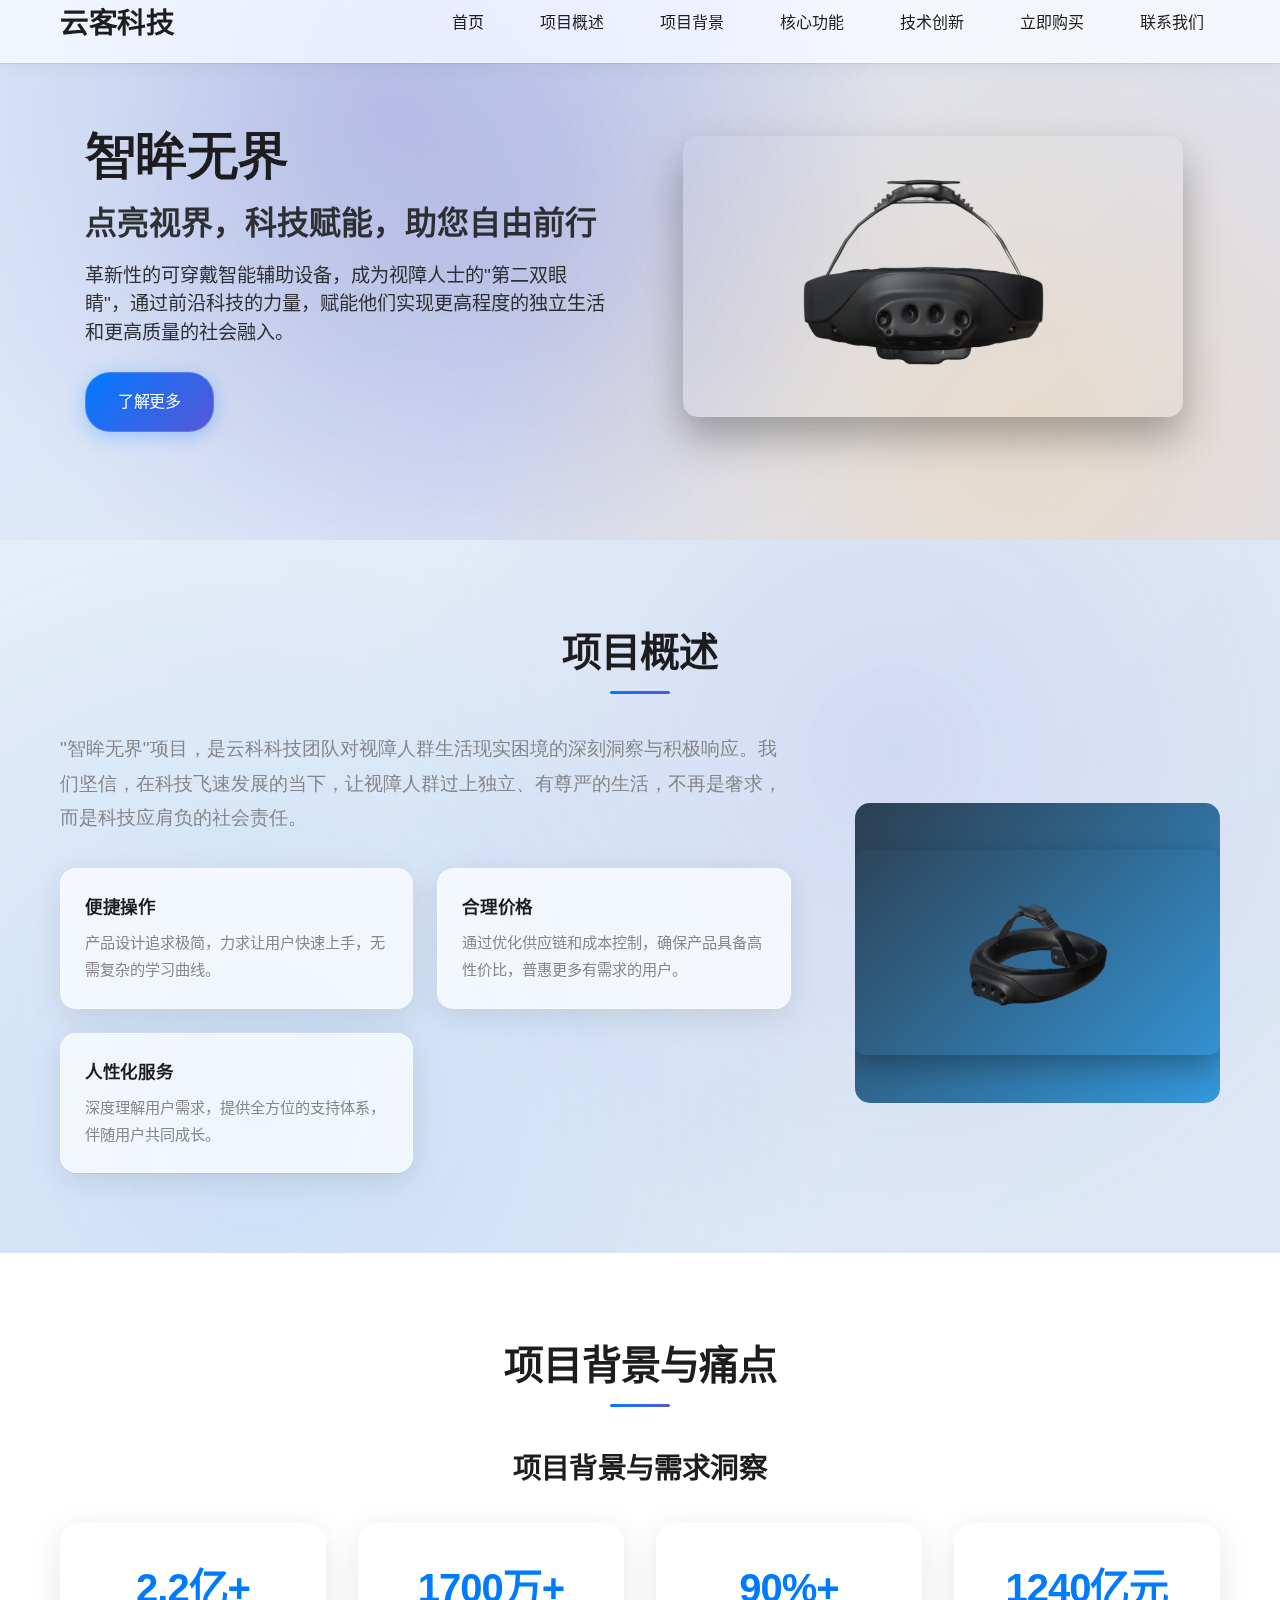
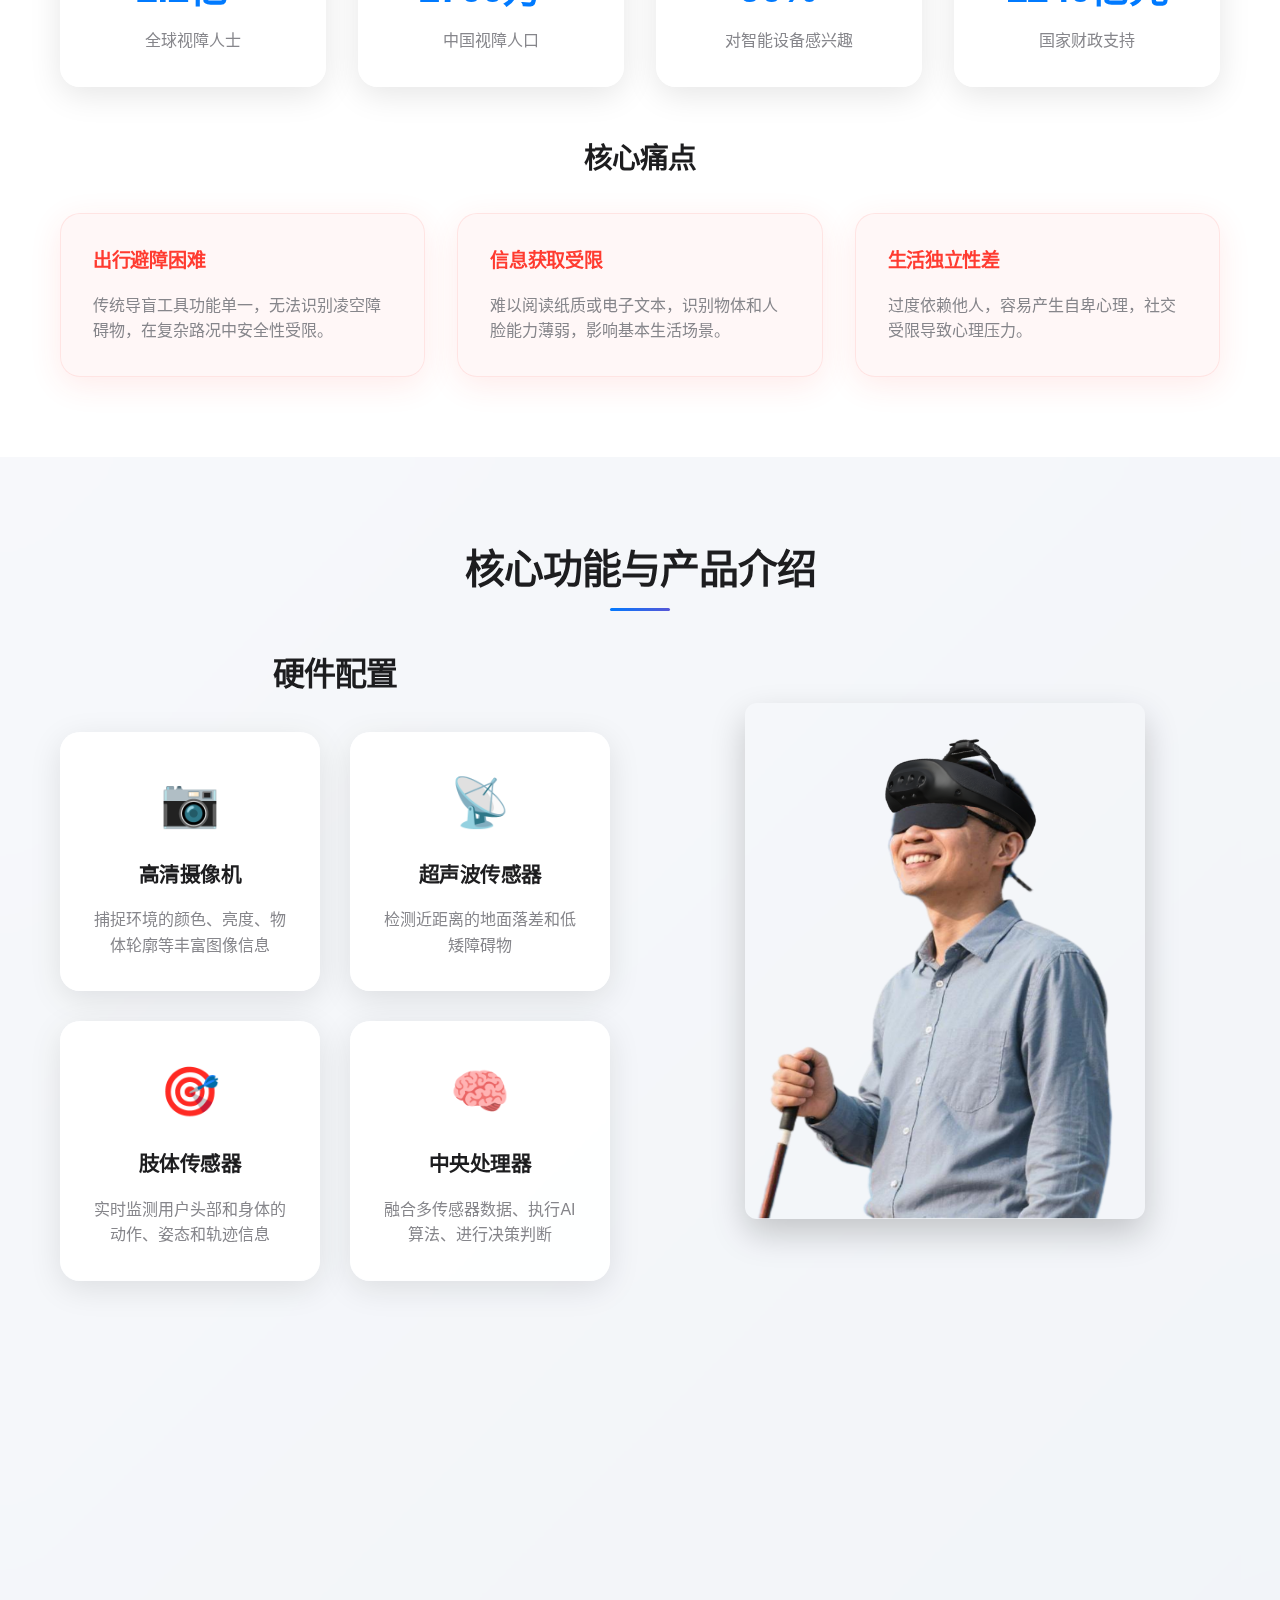
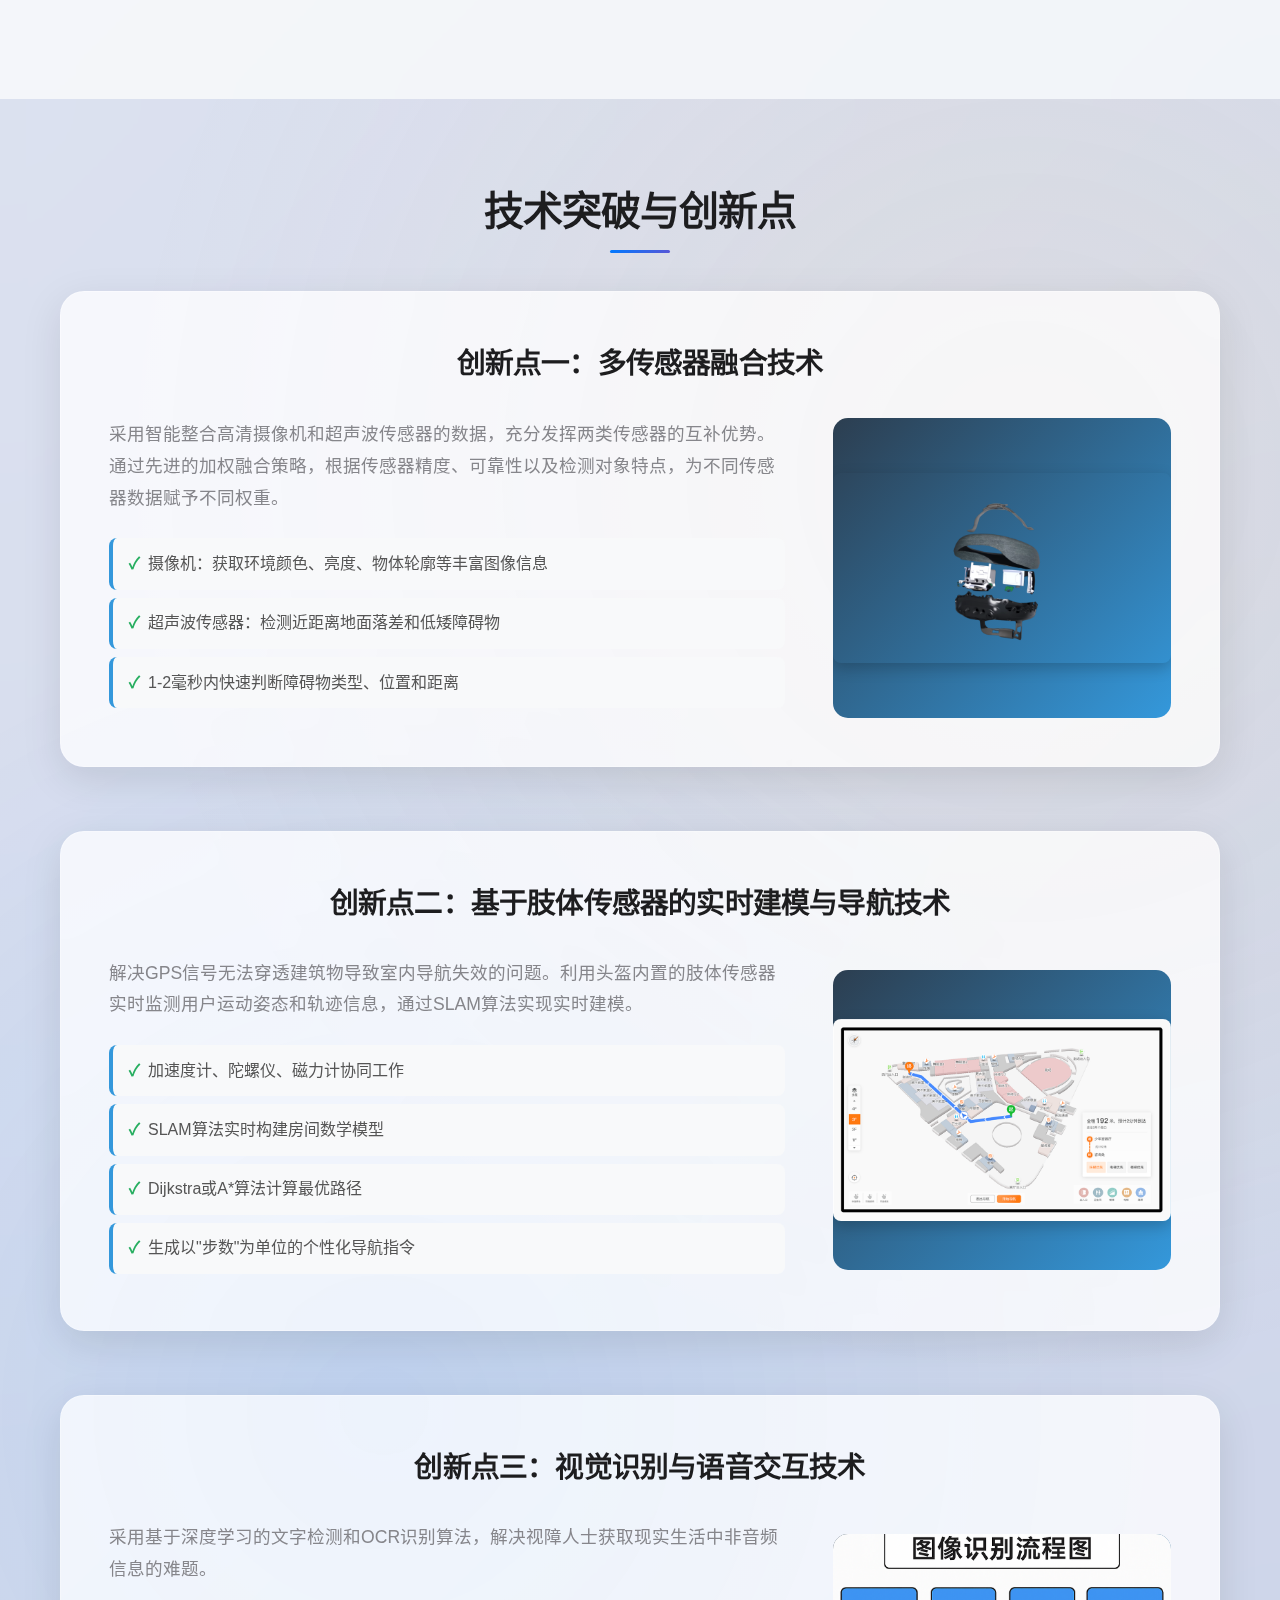
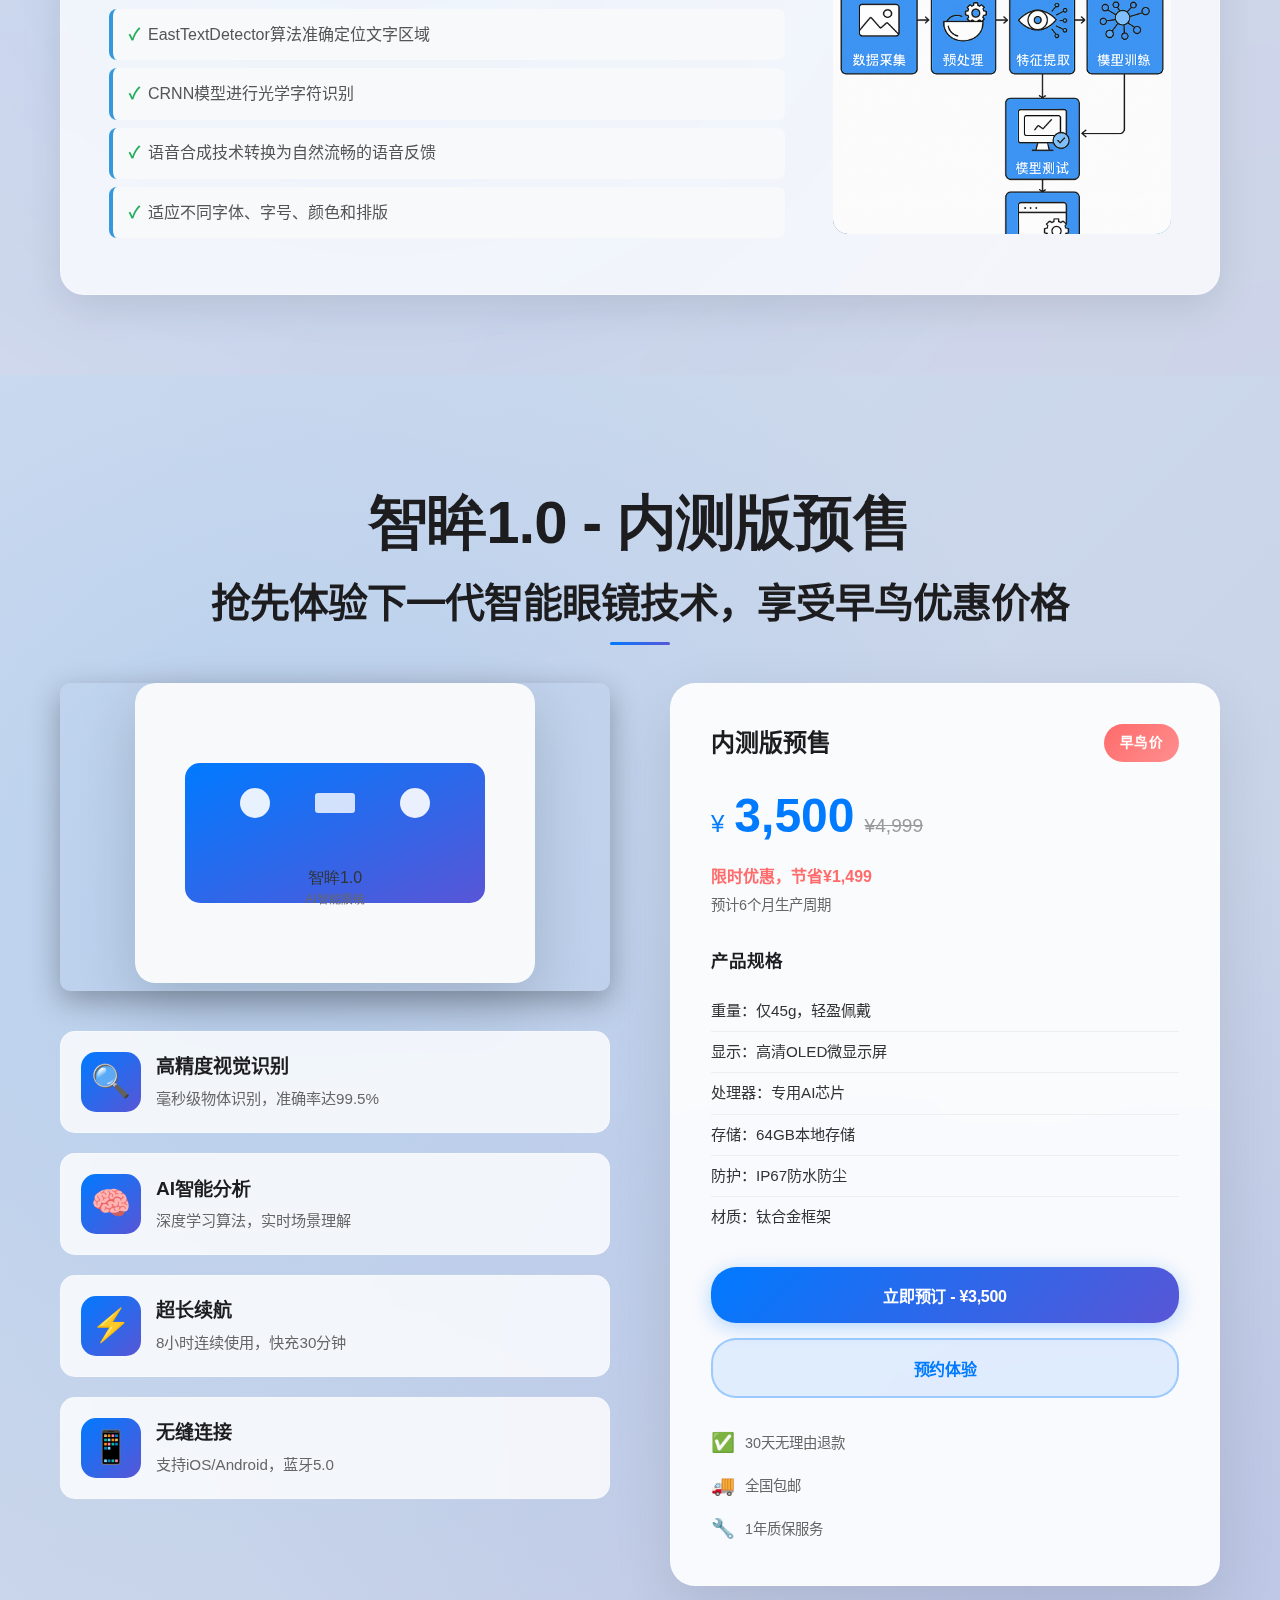
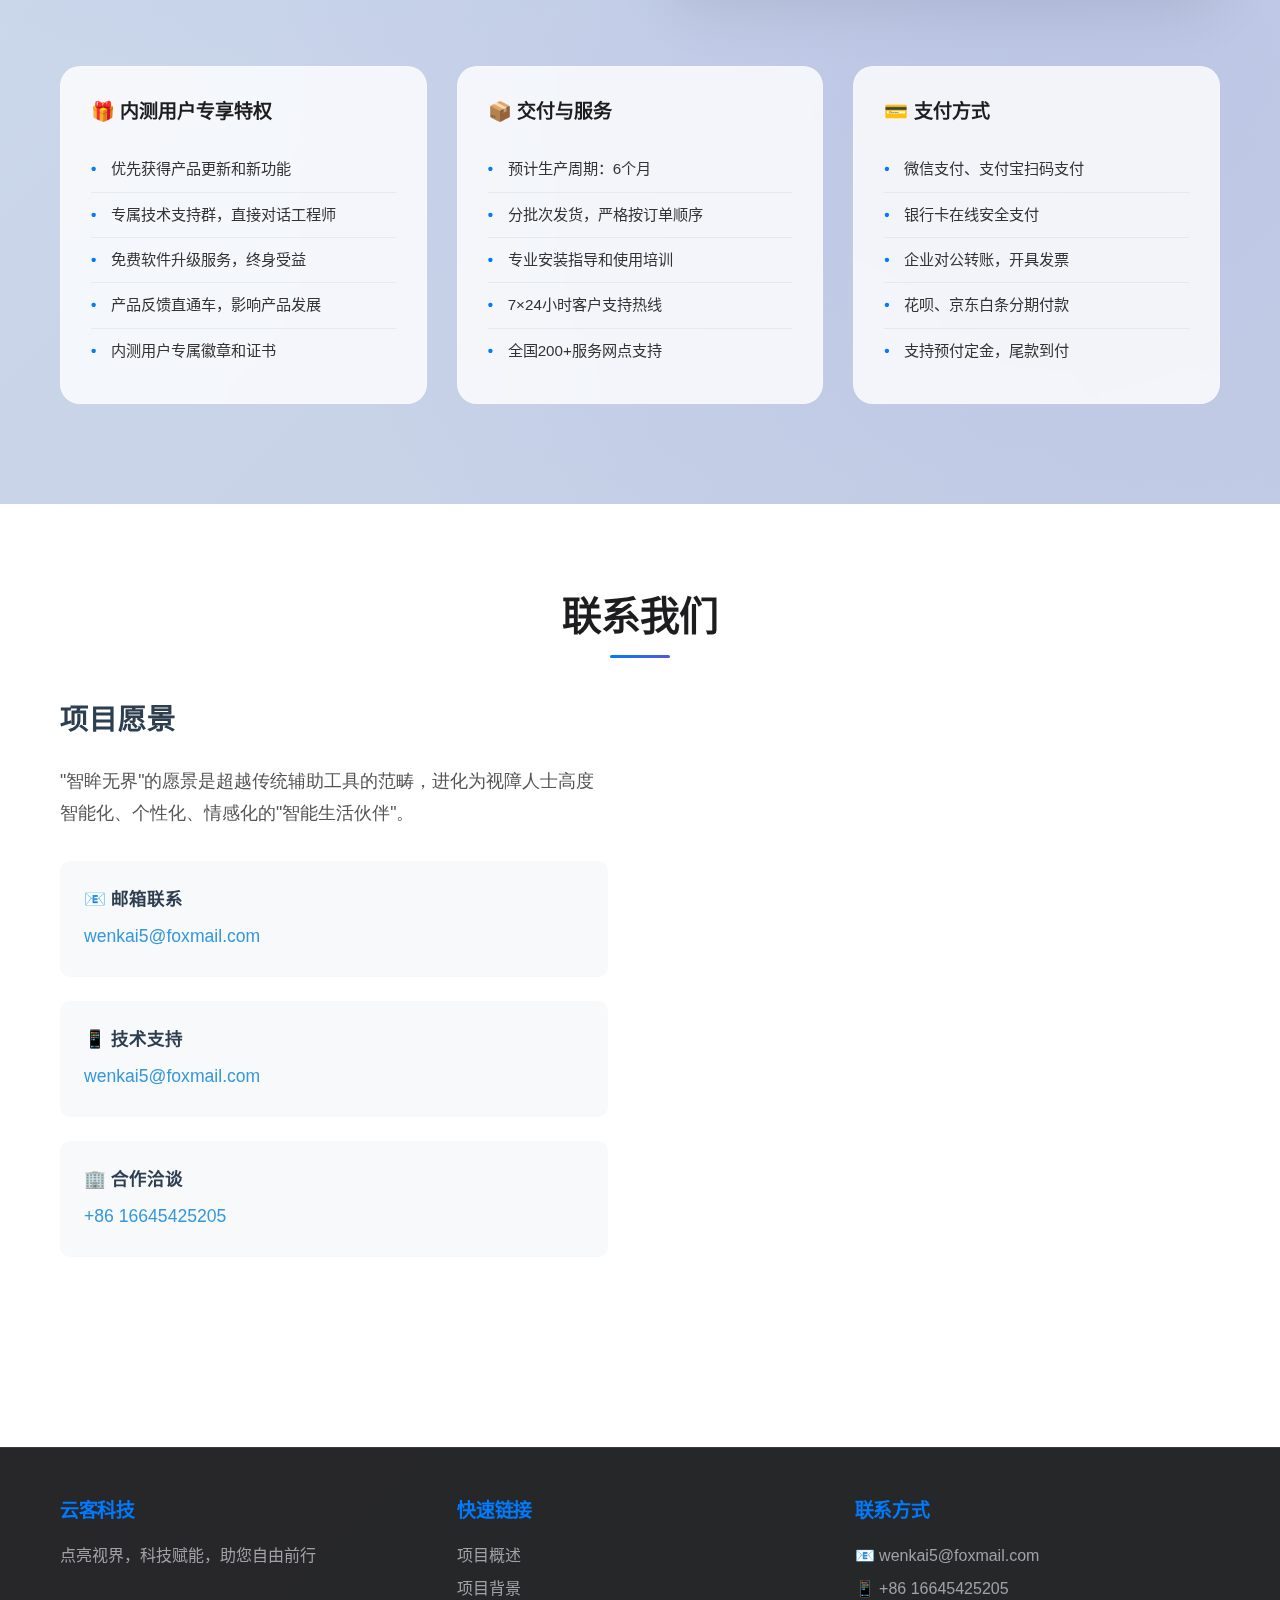
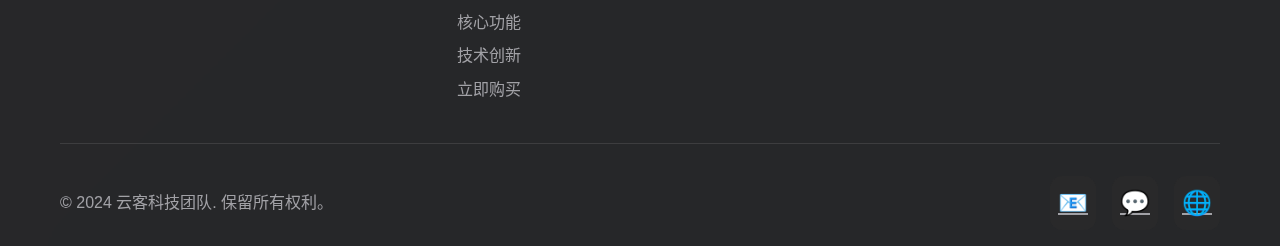
<file: index.html>
<!DOCTYPE html>
<html lang="zh-CN">
<head>
    <meta charset="UTF-8">
    <meta name="viewport" content="width=device-width, initial-scale=1.0">
    <title>云客科技 - 智眸无界，点亮视界，科技赋能，助您前行</title>
    <link rel="stylesheet" href="styles.css">
    <link rel="stylesheet" href="purchase-styles.css">
    <link rel="preconnect" href="https://fonts.googleapis.com">
    <link rel="preconnect" href="https://fonts.gstatic.com" crossorigin>
    <link href="https://fonts.googleapis.com/css2?family=Inter:wght@300;400;500;600;700&display=swap" rel="stylesheet">
    <link rel="icon" href="data:image/svg+xml,<svg xmlns='http://www.w3.org/2000/svg' viewBox='0 0 100 100'><text y='.9em' font-size='90'>🚀</text></svg>">
</head>
<body>
    <!-- Header -->
    <header>
        <nav class="container">
            <a href="#home" class="logo">云客科技</a>
            <button class="menu-toggle" aria-label="切换菜单" aria-expanded="false">
                ☰
            </button>
            <ul class="nav-links">
                <li><a href="#home">首页</a></li>
                <li><a href="#overview">项目概述</a></li>
                <li><a href="#background">项目背景</a></li>
                <li><a href="#features">核心功能</a></li>
                <li><a href="#technology">技术创新</a></li>
                <li><a href="#purchase">立即购买</a></li>
                <li><a href="#contact">联系我们</a></li>
            </ul>
        </nav>
        <div class="menu-overlay"></div>
    </header>

    <!-- Hero Section -->
    <section class="hero">
        <div class="container">
            <div class="hero-content">
                <div class="hero-text">
                    <h1>智眸无界</h1>
                    <h2>点亮视界，科技赋能，助您自由前行</h2>
                    <p>革新性的可穿戴智能辅助设备，成为视障人士的"第二双眼睛"，通过前沿科技的力量，赋能他们实现更高程度的独立生活和更高质量的社会融入。</p>
                    <a href="#overview" class="cta-button">了解更多</a>
                </div>
                <div class="hero-image">
                    <img src="image/主视图.png" alt="智眸无界主视图" class="hero-product-image">
                </div>
            </div>
        </div>
    </section>

    <!-- Project Overview Section -->
    <section id="overview" class="overview">
        <div class="container">
            <h2 class="section-title">项目概述</h2>
            <div class="overview-content">
                <div class="overview-text">
                    <p>"智眸无界"项目，是云科科技团队对视障人群生活现实困境的深刻洞察与积极响应。我们坚信，在科技飞速发展的当下，让视障人群过上独立、有尊严的生活，不再是奢求，而是科技应肩负的社会责任。</p>
                    <div class="core-values">
                        <div class="value-item">
                            <h4>便捷操作</h4>
                            <p>产品设计追求极简，力求让用户快速上手，无需复杂的学习曲线。</p>
                        </div>
                        <div class="value-item">
                            <h4>合理价格</h4>
                            <p>通过优化供应链和成本控制，确保产品具备高性价比，普惠更多有需求的用户。</p>
                        </div>
                        <div class="value-item">
                            <h4>人性化服务</h4>
                            <p>深度理解用户需求，提供全方位的支持体系，伴随用户共同成长。</p>
                        </div>
                    </div>
                </div>
                <div class="overview-image">
                    <img src="image/产品展示图片.png" alt="智眸无界产品展示" class="product-image">
                </div>
            </div>
        </div>
    </section>

    <!-- Background Section -->
    <section id="background" class="background">
        <div class="container">
            <h2 class="section-title">项目背景与痛点</h2>
            <div class="background-content">
                <div class="background-item">
                    <h3>项目背景与需求洞察</h3>
                    <div class="stats-grid">
                        <div class="stat-item">
                            <div class="stat-number">2.2亿+</div>
                            <div class="stat-label">全球视障人士</div>
                        </div>
                        <div class="stat-item">
                            <div class="stat-number">1700万+</div>
                            <div class="stat-label">中国视障人口</div>
                        </div>
                        <div class="stat-item">
                            <div class="stat-number">90%+</div>
                            <div class="stat-label">对智能设备感兴趣</div>
                        </div>
                        <div class="stat-item">
                            <div class="stat-number">1240亿元</div>
                            <div class="stat-label">国家财政支持</div>
                        </div>
                    </div>
                </div>
                <div class="background-item">
                    <h3>核心痛点</h3>
                    <div class="pain-points">
                        <div class="pain-point">
                            <h4>出行避障困难</h4>
                            <p>传统导盲工具功能单一，无法识别凌空障碍物，在复杂路况中安全性受限。</p>
                        </div>
                        <div class="pain-point">
                            <h4>信息获取受限</h4>
                            <p>难以阅读纸质或电子文本，识别物体和人脸能力薄弱，影响基本生活场景。</p>
                        </div>
                        <div class="pain-point">
                            <h4>生活独立性差</h4>
                            <p>过度依赖他人，容易产生自卑心理，社交受限导致心理压力。</p>
                        </div>
                    </div>
                </div>
            </div>
        </div>
    </section>

    <!-- Features Section -->
    <section id="features" class="features">
        <div class="container">
            <h2 class="section-title">核心功能与产品介绍</h2>
            <div class="product-intro">
                <div class="hardware-section">
                    <div class="hardware-content">
                        <h3>硬件配置</h3>
                        <div class="hardware-grid">
                    <div class="hardware-item">
                        <div class="hardware-icon">📷</div>
                        <h4>高清摄像机</h4>
                        <p>捕捉环境的颜色、亮度、物体轮廓等丰富图像信息</p>
                    </div>
                    <div class="hardware-item">
                        <div class="hardware-icon">📡</div>
                        <h4>超声波传感器</h4>
                        <p>检测近距离的地面落差和低矮障碍物</p>
                    </div>
                    <div class="hardware-item">
                        <div class="hardware-icon">🎯</div>
                        <h4>肢体传感器</h4>
                        <p>实时监测用户头部和身体的动作、姿态和轨迹信息</p>
                    </div>
                    <div class="hardware-item">
                        <div class="hardware-icon">🧠</div>
                        <h4>中央处理器</h4>
                        <p>融合多传感器数据、执行AI算法、进行决策判断</p>
                    </div>
                        </div>
                    </div>
                    <div class="hardware-image">
                        <img src="image/穿戴场景.png" alt="智眸无界穿戴场景" class="wearing-scene-image">
                    </div>
                </div>
            </div>
            <div class="features-grid">
                <div class="feature-card">
                    <div class="feature-icon">🛡️</div>
                    <h3>精准避障功能</h3>
                    <p>多传感器协同工作，1-2毫秒内快速识别障碍物类型、位置和距离，提供清晰语音反馈，有效规避凌空障碍物和地面不平坦。</p>
                </div>
                <div class="feature-card">
                    <div class="feature-icon">🗺️</div>
                    <h3>个性化室内导航</h3>
                    <p>利用肢体传感器实时建模，生成高精度数学模型，提供以"步数"为单位的详细语音导航指令。</p>
                </div>
                <div class="feature-card">
                    <div class="feature-icon">👁️</div>
                    <h3>智能视觉识别</h3>
                    <p>采用深度学习的OCR算法，准确识别印刷文字，转换为自然流畅的语音反馈，解决视障人士信息获取难题。</p>
                </div>
            </div>
        </div>
    </section>

    <!-- Technology Section -->
    <section id="technology" class="technology">
        <div class="container">
            <h2 class="section-title">技术突破与创新点</h2>
            <div class="technology-content">
                <div class="innovation-item">
                    <h3>创新点一：多传感器融合技术</h3>
                    <div class="innovation-details">
                        <div class="innovation-text">
                            <p>采用智能整合高清摄像机和超声波传感器的数据，充分发挥两类传感器的互补优势。通过先进的加权融合策略，根据传感器精度、可靠性以及检测对象特点，为不同传感器数据赋予不同权重。</p>
                            <ul>
                                <li>摄像机：获取环境颜色、亮度、物体轮廓等丰富图像信息</li>
                                <li>超声波传感器：检测近距离地面落差和低矮障碍物</li>
                                <li>1-2毫秒内快速判断障碍物类型、位置和距离</li>
                            </ul>
                        </div>
                        <div class="innovation-image">
                            <img src="image/多传感器融合示意图.png" alt="多传感器融合技术示意图" class="innovation-img">
                        </div>
                    </div>
                </div>
                <div class="innovation-item">
                    <h3>创新点二：基于肢体传感器的实时建模与导航技术</h3>
                    <div class="innovation-details">
                        <div class="innovation-text">
                            <p>解决GPS信号无法穿透建筑物导致室内导航失效的问题。利用头盔内置的肢体传感器实时监测用户运动姿态和轨迹信息，通过SLAM算法实现实时建模。</p>
                            <ul>
                                <li>加速度计、陀螺仪、磁力计协同工作</li>
                                <li>SLAM算法实时构建房间数学模型</li>
                                <li>Dijkstra或A*算法计算最优路径</li>
                                <li>生成以"步数"为单位的个性化导航指令</li>
                            </ul>
                        </div>
                        <div class="innovation-image">
                            <img src="image/室内导航技术.png" alt="室内导航技术示意图" class="innovation-img">
                        </div>
                    </div>
                </div>
                <div class="innovation-item">
                    <h3>创新点三：视觉识别与语音交互技术</h3>
                    <div class="innovation-details">
                        <div class="innovation-text">
                            <p>采用基于深度学习的文字检测和OCR识别算法，解决视障人士获取现实生活中非音频信息的难题。</p>
                            <ul>
                                <li>EastTextDetector算法准确定位文字区域</li>
                                <li>CRNN模型进行光学字符识别</li>
                                <li>语音合成技术转换为自然流畅的语音反馈</li>
                                <li>适应不同字体、字号、颜色和排版</li>
                            </ul>
                        </div>
                        <div class="innovation-image">
                            <img src="image/人工智能图片识别.png" alt="人工智能图片识别技术" class="innovation-img">
                        </div>
                    </div>
                </div>
            </div>
        </div>
    </section>

    <!-- Purchase Section -->
    <section id="purchase" class="purchase">
        <div class="container">
            <div class="section-title">
                <h2>智眸1.0 - 内测版预售</h2>
                <p>抢先体验下一代智能眼镜技术，享受早鸟优惠价格</p>
            </div>
            
            <div class="purchase-content">
                <div class="product-showcase">
                    <div class="product-image">
                        <img src="data:image/svg+xml,<svg xmlns='http://www.w3.org/2000/svg' viewBox='0 0 400 300'><defs><linearGradient id='grad1' x1='0%' y1='0%' x2='100%' y2='100%'><stop offset='0%' style='stop-color:%23007aff;stop-opacity:1' /><stop offset='100%' style='stop-color:%235856d6;stop-opacity:1' /></linearGradient></defs><rect width='400' height='300' fill='%23f8f9fa' rx='20'/><rect x='50' y='80' width='300' height='140' fill='url(%23grad1)' rx='15'/><circle cx='120' cy='120' r='15' fill='white' opacity='0.9'/><circle cx='280' cy='120' r='15' fill='white' opacity='0.9'/><rect x='180' y='110' width='40' height='20' fill='white' opacity='0.8' rx='3'/><text x='200' y='200' text-anchor='middle' font-size='16' fill='%23333' font-family='Arial'>智眸1.0</text><text x='200' y='220' text-anchor='middle' font-size='12' fill='%23666' font-family='Arial'>AI智能眼镜</text></svg>" alt="智眸1.0智能眼镜" class="showcase-image">
                    </div>
                    
                    <div class="product-highlights">
                        <div class="highlight-item">
                            <div class="highlight-icon">🔍</div>
                            <div>
                                <h4>高精度视觉识别</h4>
                                <p>毫秒级物体识别，准确率达99.5%</p>
                            </div>
                        </div>
                        
                        <div class="highlight-item">
                            <div class="highlight-icon">🧠</div>
                            <div>
                                <h4>AI智能分析</h4>
                                <p>深度学习算法，实时场景理解</p>
                            </div>
                        </div>
                        
                        <div class="highlight-item">
                            <div class="highlight-icon">⚡</div>
                            <div>
                                <h4>超长续航</h4>
                                <p>8小时连续使用，快充30分钟</p>
                            </div>
                        </div>
                        
                        <div class="highlight-item">
                            <div class="highlight-icon">📱</div>
                            <div>
                                <h4>无缝连接</h4>
                                <p>支持iOS/Android，蓝牙5.0</p>
                            </div>
                        </div>
                    </div>
                </div>
                
                <div class="pricing-card">
                    <div class="price-header">
                        <h3>内测版预售</h3>
                        <span class="price-badge">早鸟价</span>
                    </div>
                    
                    <div class="price-display">
                        <span class="currency">¥</span>
                        <span class="price">3,500</span>
                        <span class="original-price">¥4,999</span>
                    </div>
                    
                    <div class="price-details">
                        <p class="discount">限时优惠，节省¥1,499</p>
                        <p class="delivery">预计6个月生产周期</p>
                    </div>
                    
                    <div class="product-features">
                        <h4>产品规格</h4>
                        <ul>
                            <li>重量：仅45g，轻盈佩戴</li>
                            <li>显示：高清OLED微显示屏</li>
                            <li>处理器：专用AI芯片</li>
                            <li>存储：64GB本地存储</li>
                            <li>防护：IP67防水防尘</li>
                            <li>材质：钛合金框架</li>
                        </ul>
                    </div>
                    
                    <div class="purchase-actions">
                        <button class="purchase-btn primary">立即预订 - ¥3,500</button>
                        <button class="purchase-btn secondary">预约体验</button>
                    </div>
                    
                    <div class="purchase-guarantee">
                        <div class="guarantee-item">
                            <span class="guarantee-icon">✅</span>
                            <span>30天无理由退款</span>
                        </div>
                        <div class="guarantee-item">
                            <span class="guarantee-icon">🚚</span>
                            <span>全国包邮</span>
                        </div>
                        <div class="guarantee-item">
                            <span class="guarantee-icon">🔧</span>
                            <span>1年质保服务</span>
                        </div>
                    </div>
                </div>
            </div>
            
            <div class="purchase-info">
                <div class="info-card">
                    <h4>🎁 内测用户专享特权</h4>
                    <ul>
                        <li>优先获得产品更新和新功能</li>
                        <li>专属技术支持群，直接对话工程师</li>
                        <li>免费软件升级服务，终身受益</li>
                        <li>产品反馈直通车，影响产品发展</li>
                        <li>内测用户专属徽章和证书</li>
                    </ul>
                </div>
                
                <div class="info-card">
                    <h4>📦 交付与服务</h4>
                    <ul>
                        <li>预计生产周期：6个月</li>
                        <li>分批次发货，严格按订单顺序</li>
                        <li>专业安装指导和使用培训</li>
                        <li>7×24小时客户支持热线</li>
                        <li>全国200+服务网点支持</li>
                    </ul>
                </div>
                
                <div class="info-card">
                    <h4>💳 支付方式</h4>
                    <ul>
                        <li>微信支付、支付宝扫码支付</li>
                        <li>银行卡在线安全支付</li>
                        <li>企业对公转账，开具发票</li>
                        <li>花呗、京东白条分期付款</li>
                        <li>支持预付定金，尾款到付</li>
                    </ul>
                </div>
            </div>
        </div>
    </section>

    <!-- Contact Section -->
    <section id="contact" class="contact">
        <div class="container">
            <h2 class="section-title">联系我们</h2>
            <div class="contact-content">
                <div class="contact-info">
                    <h3>项目愿景</h3>
                    <p>"智眸无界"的愿景是超越传统辅助工具的范畴，进化为视障人士高度智能化、个性化、情感化的"智能生活伙伴"。</p>
                    <div class="contact-details">
                        <div class="contact-item">
                            <h4>📧 邮箱联系</h4>
                            <p>wenkai5@foxmail.com</p>
                        </div>
                        <div class="contact-item">
                            <h4>📱 技术支持</h4>
                            <p>wenkai5@foxmail.com</p>
                        </div>
                        <div class="contact-item">
                            <h4>🏢 合作洽谈</h4>
                            <p>+86 16645425205</p>
                        </div>
                    </div>
                </div>
                <form class="contact-form">
                    <div class="form-group">
                        <label for="name">姓名</label>
                        <input type="text" id="name" name="name" required>
                    </div>
                    <div class="form-group">
                        <label for="email">邮箱</label>
                        <input type="email" id="email" name="email" required>
                    </div>
                    <div class="form-group">
                        <label for="subject">主题</label>
                        <select id="subject" name="subject" required>
                            <option value="">请选择咨询类型</option>
                            <option value="product">产品咨询</option>
                            <option value="cooperation">合作洽谈</option>
                            <option value="support">技术支持</option>
                            <option value="feedback">意见反馈</option>
                        </select>
                    </div>
                    <div class="form-group">
                        <label for="message">留言</label>
                        <textarea id="message" name="message" placeholder="请详细描述您的需求或问题..." required></textarea>
                    </div>
                    <button type="submit" class="submit-btn">发送消息</button>
                </form>
            </div>
        </div>
    </section>

    <!-- Footer -->
     <footer>
         <div class="container">
             <div class="footer-content">
                 <div class="footer-info">
                     <h4>云客科技</h4>
                     <p>点亮视界，科技赋能，助您自由前行</p>
                 </div>
                 <div class="footer-links">
                     <h4>快速链接</h4>
                     <ul>
                         <li><a href="#overview">项目概述</a></li>
                         <li><a href="#background">项目背景</a></li>
                         <li><a href="#features">核心功能</a></li>
                         <li><a href="#technology">技术创新</a></li>
                         <li><a href="#purchase">立即购买</a></li>
                     </ul>
                 </div>
                 <div class="footer-contact">
                     <h4>联系方式</h4>
                     <p>📧 wenkai5@foxmail.com</p>
                     <p>📱 +86 16645425205</p>
                 </div>
             </div>
             <div class="footer-bottom">
                 <p>&copy; 2024 云客科技团队. 保留所有权利。</p>
                 <div class="social-links">
                     <a href="#" aria-label="邮箱">📧</a>
                     <a href="#" aria-label="微信">💬</a>
                     <a href="#" aria-label="微博">🌐</a>
                 </div>
             </div>
         </div>
     </footer>

    <script src="script.js"></script>
</body>
</html>
</file>
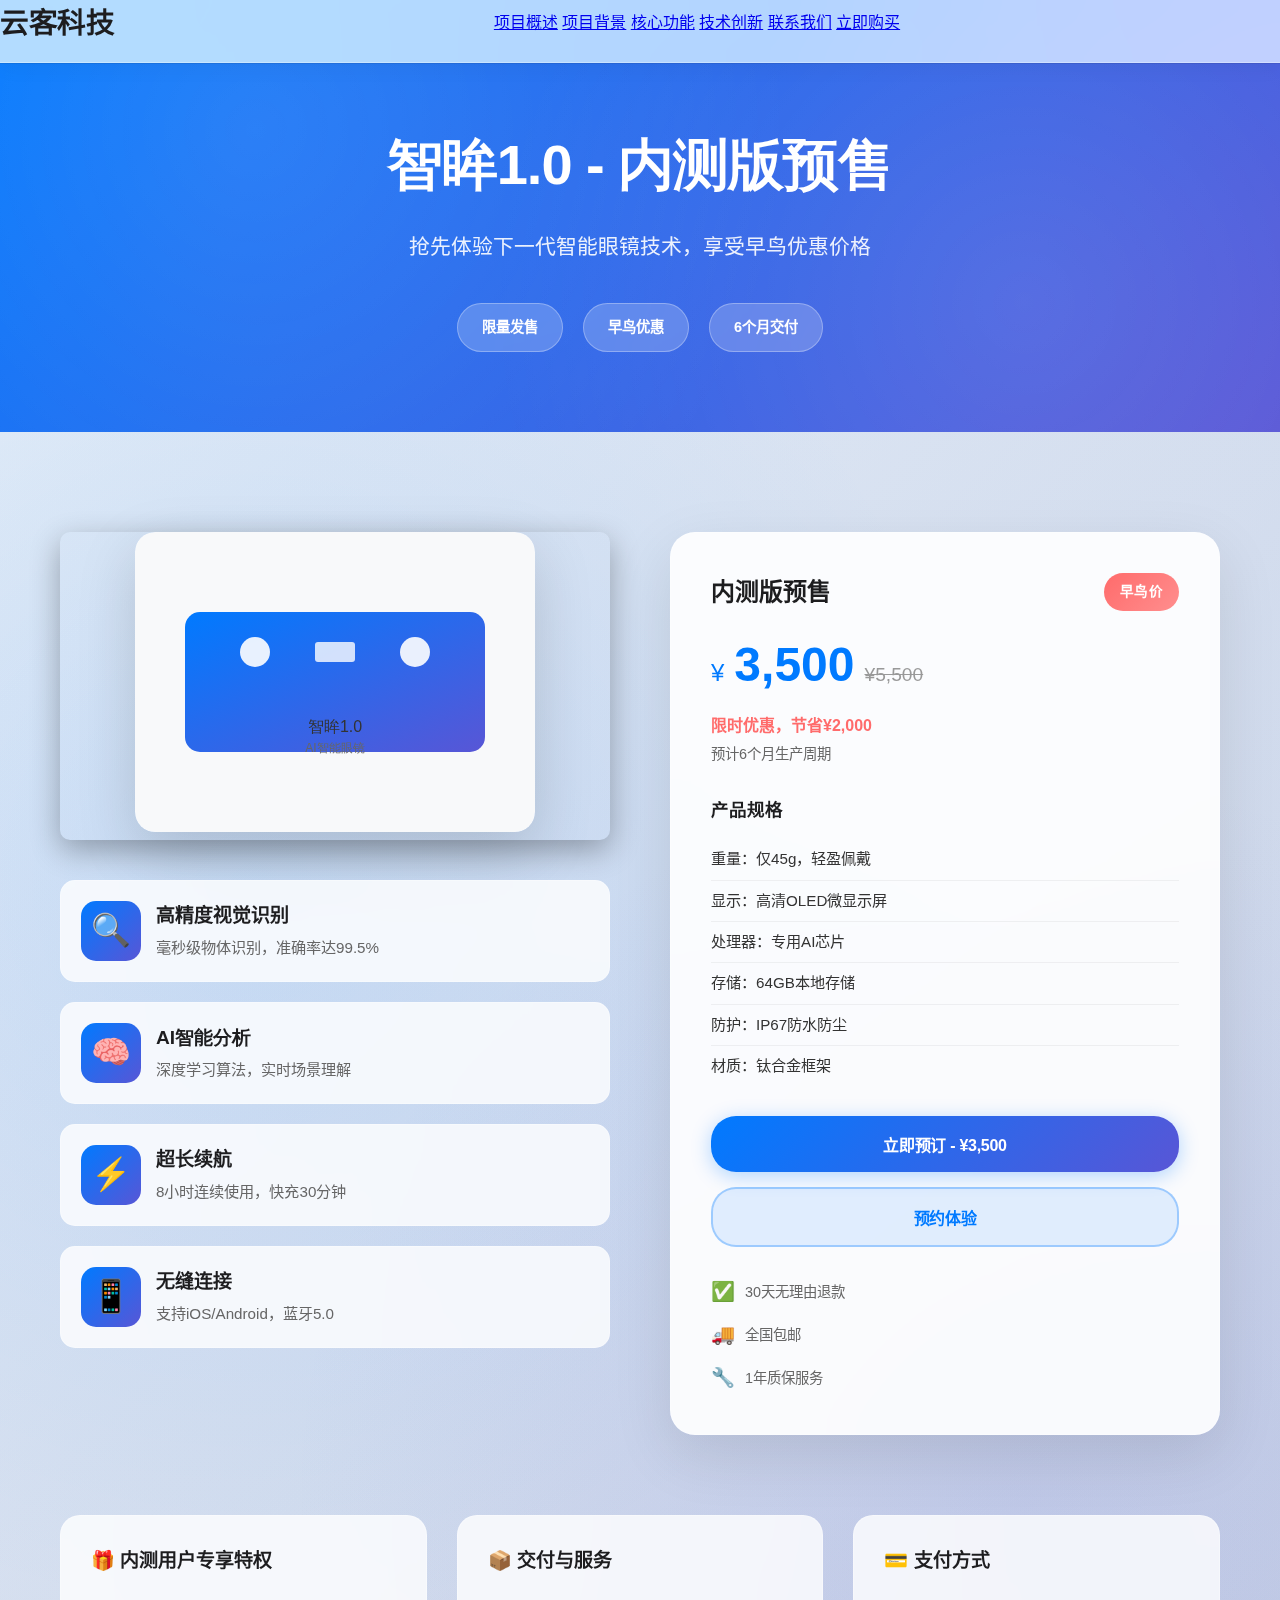
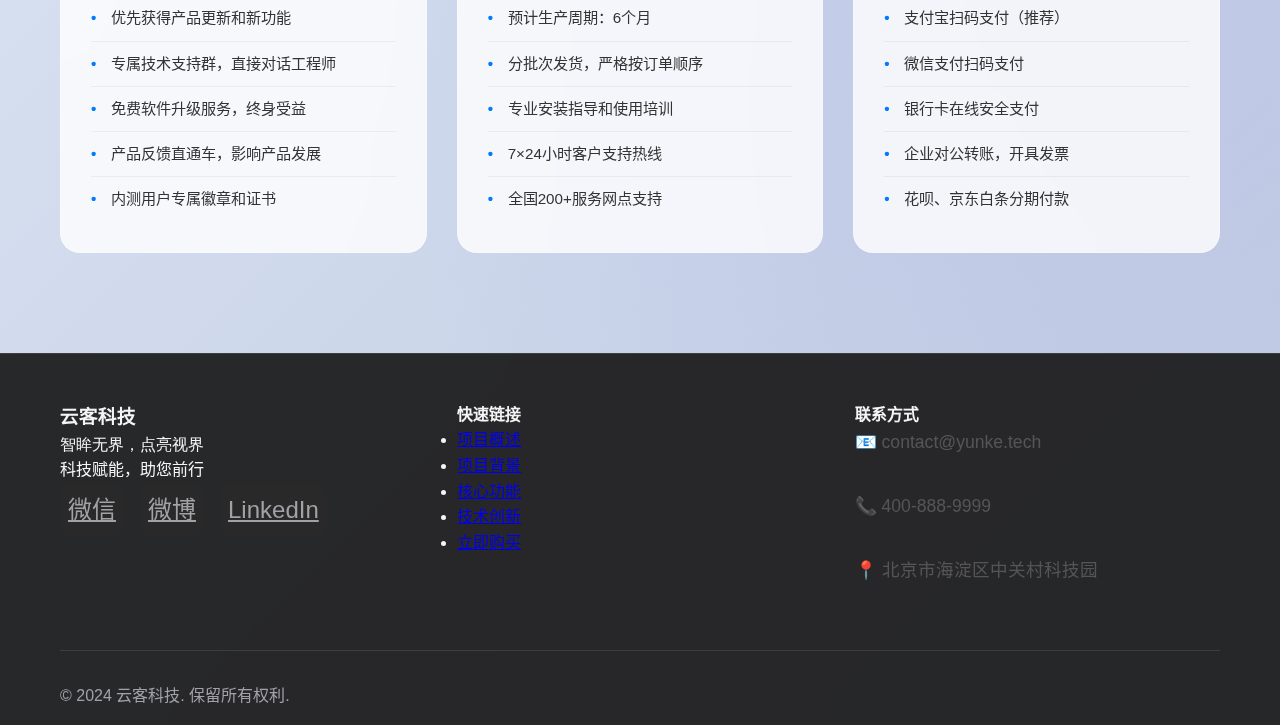
<file: purchase.html>
<!DOCTYPE html>
<html lang="zh-CN">
<head>
    <meta charset="UTF-8">
    <meta name="viewport" content="width=device-width, initial-scale=1.0">
    <title>智眸1.0 - 内测版预售 | 云客科技</title>
    <link rel="stylesheet" href="styles.css">
    <link rel="stylesheet" href="purchase-styles.css">
    <link rel="preconnect" href="https://fonts.googleapis.com">
    <link rel="preconnect" href="https://fonts.gstatic.com" crossorigin>
    <link href="https://fonts.googleapis.com/css2?family=Inter:wght@300;400;500;600;700&display=swap" rel="stylesheet">
    <link rel="icon" href="data:image/svg+xml,<svg xmlns='http://www.w3.org/2000/svg' viewBox='0 0 100 100'><text y='.9em' font-size='90'>🚀</text></svg>">
</head>
<body>
    <!-- Header -->
    <header class="header">
        <nav class="nav">
            <div class="nav-brand">
                <a href="index.html" class="logo">云客科技</a>
            </div>
            <div class="nav-menu">
                <a href="index.html#overview" class="nav-link">项目概述</a>
                <a href="index.html#background" class="nav-link">项目背景</a>
                <a href="index.html#features" class="nav-link">核心功能</a>
                <a href="index.html#technology" class="nav-link">技术创新</a>
                <a href="index.html#contact" class="nav-link">联系我们</a>
                <a href="purchase.html" class="nav-link active">立即购买</a>
            </div>
            <div class="nav-toggle">
                <span></span>
                <span></span>
                <span></span>
            </div>
        </nav>
    </header>

    <!-- Purchase Hero Section -->
    <section class="purchase-hero">
        <div class="container">
            <div class="purchase-hero-content">
                <h1>智眸1.0 - 内测版预售</h1>
                <p>抢先体验下一代智能眼镜技术，享受早鸟优惠价格</p>
                <div class="hero-badges">
                    <span class="badge">限量发售</span>
                    <span class="badge">早鸟优惠</span>
                    <span class="badge">6个月交付</span>
                </div>
            </div>
        </div>
    </section>

    <!-- Purchase Section -->
    <section class="purchase">
        <div class="container">
            <div class="purchase-content">
                <div class="product-showcase">
                    <div class="product-image">
                        <img src="data:image/svg+xml,<svg xmlns='http://www.w3.org/2000/svg' viewBox='0 0 400 300'><defs><linearGradient id='grad1' x1='0%' y1='0%' x2='100%' y2='100%'><stop offset='0%' style='stop-color:%23007aff;stop-opacity:1' /><stop offset='100%' style='stop-color:%235856d6;stop-opacity:1' /></linearGradient></defs><rect width='400' height='300' fill='%23f8f9fa' rx='20'/><rect x='50' y='80' width='300' height='140' fill='url(%23grad1)' rx='15'/><circle cx='120' cy='120' r='15' fill='white' opacity='0.9'/><circle cx='280' cy='120' r='15' fill='white' opacity='0.9'/><rect x='180' y='110' width='40' height='20' fill='white' opacity='0.8' rx='3'/><text x='200' y='200' text-anchor='middle' font-size='16' fill='%23333' font-family='Arial'>智眸1.0</text><text x='200' y='220' text-anchor='middle' font-size='12' fill='%23666' font-family='Arial'>AI智能眼镜</text></svg>" alt="智眸1.0智能眼镜" class="showcase-image">
                    </div>
                    
                    <div class="product-highlights">
                        <div class="highlight-item">
                            <div class="highlight-icon">🔍</div>
                            <div>
                                <h4>高精度视觉识别</h4>
                                <p>毫秒级物体识别，准确率达99.5%</p>
                            </div>
                        </div>
                        
                        <div class="highlight-item">
                            <div class="highlight-icon">🧠</div>
                            <div>
                                <h4>AI智能分析</h4>
                                <p>深度学习算法，实时场景理解</p>
                            </div>
                        </div>
                        
                        <div class="highlight-item">
                            <div class="highlight-icon">⚡</div>
                            <div>
                                <h4>超长续航</h4>
                                <p>8小时连续使用，快充30分钟</p>
                            </div>
                        </div>
                        
                        <div class="highlight-item">
                            <div class="highlight-icon">📱</div>
                            <div>
                                <h4>无缝连接</h4>
                                <p>支持iOS/Android，蓝牙5.0</p>
                            </div>
                        </div>
                    </div>
                </div>
                
                <div class="pricing-card">
                    <div class="price-header">
                        <h3>内测版预售</h3>
                        <span class="price-badge">早鸟价</span>
                    </div>
                    
                    <div class="price-display">
                        <span class="currency">¥</span>
                        <span class="price">3,500</span>
                        <span class="original-price">¥5,500</span>
                    </div>
                    
                    <div class="price-details">
                        <p class="discount">限时优惠，节省¥2,000</p>
                        <p class="delivery">预计6个月生产周期</p>
                    </div>
                    
                    <div class="product-features">
                        <h4>产品规格</h4>
                        <ul>
                            <li>重量：仅45g，轻盈佩戴</li>
                            <li>显示：高清OLED微显示屏</li>
                            <li>处理器：专用AI芯片</li>
                            <li>存储：64GB本地存储</li>
                            <li>防护：IP67防水防尘</li>
                            <li>材质：钛合金框架</li>
                        </ul>
                    </div>
                    
                    <div class="purchase-actions">
                        <button class="purchase-btn primary" onclick="showPaymentModal()">立即预订 - ¥3,500</button>
                        <button class="purchase-btn secondary" onclick="showContactModal()">预约体验</button>
                    </div>
                    
                    <div class="purchase-guarantee">
                        <div class="guarantee-item">
                            <span class="guarantee-icon">✅</span>
                            <span>30天无理由退款</span>
                        </div>
                        <div class="guarantee-item">
                            <span class="guarantee-icon">🚚</span>
                            <span>全国包邮</span>
                        </div>
                        <div class="guarantee-item">
                            <span class="guarantee-icon">🔧</span>
                            <span>1年质保服务</span>
                        </div>
                    </div>
                </div>
            </div>
            
            <div class="purchase-info">
                <div class="info-card">
                    <h4>🎁 内测用户专享特权</h4>
                    <ul>
                        <li>优先获得产品更新和新功能</li>
                        <li>专属技术支持群，直接对话工程师</li>
                        <li>免费软件升级服务，终身受益</li>
                        <li>产品反馈直通车，影响产品发展</li>
                        <li>内测用户专属徽章和证书</li>
                    </ul>
                </div>
                
                <div class="info-card">
                    <h4>📦 交付与服务</h4>
                    <ul>
                        <li>预计生产周期：6个月</li>
                        <li>分批次发货，严格按订单顺序</li>
                        <li>专业安装指导和使用培训</li>
                        <li>7×24小时客户支持热线</li>
                        <li>全国200+服务网点支持</li>
                    </ul>
                </div>
                
                <div class="info-card">
                    <h4>💳 支付方式</h4>
                    <ul>
                        <li>支付宝扫码支付（推荐）</li>
                        <li>微信支付扫码支付</li>
                        <li>银行卡在线安全支付</li>
                        <li>企业对公转账，开具发票</li>
                        <li>花呗、京东白条分期付款</li>
                    </ul>
                </div>
            </div>
        </div>
    </section>

    <!-- Payment Modal -->
    <div id="paymentModal" class="modal">
        <div class="modal-content">
            <div class="modal-header">
                <h3>选择支付方式</h3>
                <span class="close" onclick="closePaymentModal()">&times;</span>
            </div>
            <div class="modal-body">
                <div class="payment-options">
                    <div class="payment-option active" onclick="selectPayment('alipay')">
                        <div class="payment-icon">💙</div>
                        <div class="payment-info">
                            <h4>支付宝支付</h4>
                            <p>推荐使用，安全便捷</p>
                        </div>
                        <div class="payment-check">✓</div>
                    </div>
                    
                    <div class="payment-option" onclick="selectPayment('wechat')">
                        <div class="payment-icon">💚</div>
                        <div class="payment-info">
                            <h4>微信支付</h4>
                            <p>微信扫码支付</p>
                        </div>
                        <div class="payment-check">✓</div>
                    </div>
                    
                    <div class="payment-option" onclick="selectPayment('bank')">
                        <div class="payment-icon">🏦</div>
                        <div class="payment-info">
                            <h4>银行卡支付</h4>
                            <p>支持各大银行卡</p>
                        </div>
                        <div class="payment-check">✓</div>
                    </div>
                </div>
                
                <div class="payment-qr" id="paymentQR">
                    <div class="qr-container">
                        <div class="qr-code">
                            <img src="image/收款码.jpg" alt="支付宝收款码">
                        </div>
                        <div class="qr-info">
                            <h4>支付宝扫码支付</h4>
                            <p>订单金额：¥3,500</p>
                            <p class="qr-tip">请使用支付宝扫描上方二维码完成支付</p>
                        </div>
                    </div>
                </div>
                
                <div class="modal-footer">
                    <button class="btn-secondary" onclick="closePaymentModal()">取消</button>
                    <button class="btn-primary" onclick="confirmPayment()">确认支付</button>
                </div>
            </div>
        </div>
    </div>

    <!-- Contact Modal -->
    <div id="contactModal" class="modal">
        <div class="modal-content">
            <div class="modal-header">
                <h3>预约体验</h3>
                <span class="close" onclick="closeContactModal()">&times;</span>
            </div>
            <div class="modal-body">
                <form class="contact-form">
                    <div class="form-group">
                        <label for="name">姓名</label>
                        <input type="text" id="name" name="name" required>
                    </div>
                    <div class="form-group">
                        <label for="phone">手机号</label>
                        <input type="tel" id="phone" name="phone" required>
                    </div>
                    <div class="form-group">
                        <label for="email">邮箱</label>
                        <input type="email" id="email" name="email">
                    </div>
                    <div class="form-group">
                        <label for="message">留言</label>
                        <textarea id="message" name="message" rows="4" placeholder="请告诉我们您的需求或问题"></textarea>
                    </div>
                </form>
                <div class="modal-footer">
                    <button class="btn-secondary" onclick="closeContactModal()">取消</button>
                    <button class="btn-primary" onclick="submitContact()">提交预约</button>
                </div>
            </div>
        </div>
    </div>

    <!-- Footer -->
    <footer class="footer">
        <div class="container">
            <div class="footer-content">
                <div class="footer-section">
                    <h3>云客科技</h3>
                    <p>智眸无界，点亮视界<br>科技赋能，助您前行</p>
                    <div class="social-links">
                        <a href="#" class="social-link">微信</a>
                        <a href="#" class="social-link">微博</a>
                        <a href="#" class="social-link">LinkedIn</a>
                    </div>
                </div>
                
                <div class="footer-section">
                    <h4>快速链接</h4>
                    <ul>
                        <li><a href="index.html#overview">项目概述</a></li>
                        <li><a href="index.html#background">项目背景</a></li>
                        <li><a href="index.html#features">核心功能</a></li>
                        <li><a href="index.html#technology">技术创新</a></li>
                        <li><a href="purchase.html">立即购买</a></li>
                    </ul>
                </div>
                
                <div class="footer-section">
                    <h4>联系方式</h4>
                    <div class="contact-info">
                        <p>📧 contact@yunke.tech</p>
                        <p>📞 400-888-9999</p>
                        <p>📍 北京市海淀区中关村科技园</p>
                    </div>
                </div>
            </div>
            
            <div class="footer-bottom">
                <p>&copy; 2024 云客科技. 保留所有权利.</p>
            </div>
        </div>
    </footer>

    <script src="script.js"></script>
    <script>
        // Payment Modal Functions
        function showPaymentModal() {
            document.getElementById('paymentModal').style.display = 'block';
            document.body.style.overflow = 'hidden';
        }
        
        function closePaymentModal() {
            document.getElementById('paymentModal').style.display = 'none';
            document.body.style.overflow = 'auto';
        }
        
        function selectPayment(type) {
            const options = document.querySelectorAll('.payment-option');
            options.forEach(option => option.classList.remove('active'));
            event.currentTarget.classList.add('active');
            
            const qrContainer = document.getElementById('paymentQR');
            if (type === 'alipay') {
                qrContainer.style.display = 'block';
            } else {
                qrContainer.style.display = 'none';
            }
        }
        
        function confirmPayment() {
            alert('支付功能正在开发中，请联系客服完成购买！');
            closePaymentModal();
        }
        
        // Contact Modal Functions
        function showContactModal() {
            document.getElementById('contactModal').style.display = 'block';
            document.body.style.overflow = 'hidden';
        }
        
        function closeContactModal() {
            document.getElementById('contactModal').style.display = 'none';
            document.body.style.overflow = 'auto';
        }
        
        function submitContact() {
            const name = document.getElementById('name').value;
            const phone = document.getElementById('phone').value;
            
            if (!name || !phone) {
                alert('请填写姓名和手机号！');
                return;
            }
            
            alert('预约提交成功！我们会在24小时内联系您。');
            closeContactModal();
        }
        
        // Close modal when clicking outside
        window.onclick = function(event) {
            const paymentModal = document.getElementById('paymentModal');
            const contactModal = document.getElementById('contactModal');
            
            if (event.target === paymentModal) {
                closePaymentModal();
            }
            if (event.target === contactModal) {
                closeContactModal();
            }
        }
    </script>
</body>
</html>
</file>
<file: purchase-styles.css>
/* Navigation Styles for Purchase Page */
.nav-links a {
    color: #1d1d1f;
    text-decoration: none;
    transition: all 0.3s ease;
    font-weight: 400;
    padding: 8px 16px;
    border-radius: 20px;
    position: relative;
}

.nav-links a:hover {
    background: rgba(0, 0, 0, 0.05);
    color: #007aff;
}

/* 强调立即购买按钮 */
.nav-links a[href="purchase.html"],
.nav-links a.active {
    background: linear-gradient(135deg, #007aff 0%, #5856d6 100%);
    color: white;
    font-weight: 600;
    box-shadow: 0 4px 15px rgba(0, 122, 255, 0.3);
    transform: translateY(-1px);
}

.nav-links a[href="purchase.html"]:hover,
.nav-links a.active:hover {
    background: linear-gradient(135deg, #0056cc 0%, #4a47b8 100%);
    color: white;
    box-shadow: 0 6px 20px rgba(0, 122, 255, 0.4);
    transform: translateY(-2px);
}

/* Purchase Hero Section */
.purchase-hero {
    background: linear-gradient(135deg, #007aff 0%, #5856d6 100%);
    padding: 120px 0 80px;
    color: white;
    position: relative;
    overflow: hidden;
}

.purchase-hero::before {
    content: '';
    position: absolute;
    top: 0;
    left: 0;
    right: 0;
    bottom: 0;
    background: radial-gradient(circle at 20% 30%, rgba(255, 255, 255, 0.1) 0%, transparent 50%),
                radial-gradient(circle at 80% 70%, rgba(255, 255, 255, 0.1) 0%, transparent 50%);
    z-index: 1;
}

.purchase-hero-content {
    text-align: center;
    position: relative;
    z-index: 2;
}

.purchase-hero h1 {
    font-size: 3.5rem;
    font-weight: 700;
    margin-bottom: 20px;
    letter-spacing: -1px;
}

.purchase-hero p {
    font-size: 1.3rem;
    margin-bottom: 40px;
    opacity: 0.9;
    max-width: 600px;
    margin-left: auto;
    margin-right: auto;
}

.hero-badges {
    display: flex;
    justify-content: center;
    gap: 20px;
    flex-wrap: wrap;
}

.badge {
    background: rgba(255, 255, 255, 0.2);
    backdrop-filter: blur(10px);
    -webkit-backdrop-filter: blur(10px);
    padding: 12px 24px;
    border-radius: 25px;
    font-size: 0.9rem;
    font-weight: 600;
    border: 1px solid rgba(255, 255, 255, 0.3);
}

/* Purchase Section Styles */
.purchase {
    background: linear-gradient(135deg, rgba(0, 122, 255, 0.05) 0%, rgba(88, 86, 214, 0.05) 100%);
    padding: 100px 0;
    position: relative;
}

.purchase::before {
    content: '';
    position: absolute;
    top: 0;
    left: 0;
    right: 0;
    bottom: 0;
    background: radial-gradient(circle at 20% 30%, rgba(0, 122, 255, 0.1) 0%, transparent 50%),
                radial-gradient(circle at 80% 70%, rgba(88, 86, 214, 0.1) 0%, transparent 50%);
    z-index: -1;
}

.purchase-content {
    display: grid;
    grid-template-columns: 1fr 1fr;
    gap: 60px;
    margin-bottom: 80px;
    align-items: start;
}

/* Product Showcase */
.product-showcase {
    display: flex;
    flex-direction: column;
    gap: 40px;
}

.product-image {
    text-align: center;
    position: relative;
}

.showcase-image {
    width: 100%;
    max-width: 400px;
    height: auto;
    border-radius: 20px;
    box-shadow: 0 20px 60px rgba(0, 0, 0, 0.15);
    transition: transform 0.3s ease;
}

.showcase-image:hover {
    transform: scale(1.05) rotateY(5deg);
}

.product-highlights {
    display: grid;
    grid-template-columns: 1fr;
    gap: 20px;
}

.highlight-item {
    display: flex;
    align-items: center;
    gap: 15px;
    padding: 20px;
    background: rgba(255, 255, 255, 0.8);
    backdrop-filter: blur(20px);
    -webkit-backdrop-filter: blur(20px);
    border-radius: 15px;
    border: 1px solid rgba(255, 255, 255, 0.3);
    transition: all 0.3s ease;
}

.highlight-item:hover {
    transform: translateY(-5px);
    box-shadow: 0 10px 30px rgba(0, 122, 255, 0.2);
}

.highlight-icon {
    font-size: 2rem;
    width: 60px;
    height: 60px;
    display: flex;
    align-items: center;
    justify-content: center;
    background: linear-gradient(135deg, #007aff 0%, #5856d6 100%);
    border-radius: 15px;
    color: white;
    flex-shrink: 0;
}

.highlight-item h4 {
    font-size: 1.2rem;
    font-weight: 600;
    color: #1d1d1f;
    margin: 0;
}

.highlight-item p {
    font-size: 0.95rem;
    color: #666;
    margin: 5px 0 0 0;
}

/* Pricing Card */
.pricing-card {
    background: rgba(255, 255, 255, 0.9);
    backdrop-filter: blur(30px);
    -webkit-backdrop-filter: blur(30px);
    border-radius: 25px;
    padding: 40px;
    border: 1px solid rgba(255, 255, 255, 0.3);
    box-shadow: 0 20px 60px rgba(0, 0, 0, 0.1);
    position: sticky;
    top: 100px;
}

.price-header {
    display: flex;
    justify-content: space-between;
    align-items: center;
    margin-bottom: 30px;
}

.price-header h3 {
    font-size: 1.5rem;
    font-weight: 600;
    color: #1d1d1f;
    margin: 0;
}

.price-badge {
    background: linear-gradient(135deg, #ff6b6b 0%, #ff8e8e 100%);
    color: white;
    padding: 8px 16px;
    border-radius: 20px;
    font-size: 0.85rem;
    font-weight: 600;
    letter-spacing: 0.5px;
}

.price-display {
    display: flex;
    align-items: baseline;
    gap: 10px;
    margin-bottom: 20px;
}

.currency {
    font-size: 1.5rem;
    font-weight: 500;
    color: #007aff;
}

.price {
    font-size: 3rem;
    font-weight: 700;
    color: #007aff;
    line-height: 1;
}

.original-price {
    font-size: 1.2rem;
    color: #999;
    text-decoration: line-through;
}

.price-details {
    margin-bottom: 30px;
}

.discount {
    color: #ff6b6b;
    font-weight: 600;
    font-size: 1rem;
    margin: 0 0 5px 0;
}

.delivery {
    color: #666;
    font-size: 0.9rem;
    margin: 0;
}

.product-features {
    margin-bottom: 30px;
}

.product-features h4 {
    font-size: 1.1rem;
    font-weight: 600;
    color: #1d1d1f;
    margin-bottom: 15px;
}

.product-features ul {
    list-style: none;
    padding: 0;
    margin: 0;
}

.product-features li {
    padding: 8px 0;
    color: #333;
    font-size: 0.95rem;
    border-bottom: 1px solid rgba(0, 0, 0, 0.05);
}

.product-features li:last-child {
    border-bottom: none;
}

.purchase-actions {
    display: flex;
    flex-direction: column;
    gap: 15px;
    margin-bottom: 30px;
}

.purchase-btn {
    padding: 16px 24px;
    border-radius: 25px;
    font-size: 1rem;
    font-weight: 600;
    border: none;
    cursor: pointer;
    transition: all 0.3s ease;
    text-align: center;
    letter-spacing: -0.3px;
}

.purchase-btn.primary {
    background: linear-gradient(135deg, #007aff 0%, #5856d6 100%);
    color: white;
    box-shadow: 0 4px 20px rgba(0, 122, 255, 0.3);
}

.purchase-btn.primary:hover {
    transform: translateY(-2px);
    box-shadow: 0 8px 30px rgba(0, 122, 255, 0.4);
    background: linear-gradient(135deg, #0056d3 0%, #4a47c4 100%);
}

.purchase-btn.secondary {
    background: rgba(0, 122, 255, 0.1);
    color: #007aff;
    border: 2px solid rgba(0, 122, 255, 0.3);
}

.purchase-btn.secondary:hover {
    background: rgba(0, 122, 255, 0.2);
    border-color: #007aff;
}

.purchase-guarantee {
    display: flex;
    flex-direction: column;
    gap: 12px;
}

.guarantee-item {
    display: flex;
    align-items: center;
    gap: 10px;
    font-size: 0.9rem;
    color: #666;
}

.guarantee-icon {
    font-size: 1.2rem;
}

/* Purchase Info Cards */
.purchase-info {
    display: grid;
    grid-template-columns: repeat(auto-fit, minmax(300px, 1fr));
    gap: 30px;
    margin-top: 60px;
}

.info-card {
    background: rgba(255, 255, 255, 0.8);
    backdrop-filter: blur(20px);
    -webkit-backdrop-filter: blur(20px);
    border-radius: 20px;
    padding: 30px;
    border: 1px solid rgba(255, 255, 255, 0.3);
    transition: all 0.3s ease;
}

.info-card:hover {
    transform: translateY(-5px);
    box-shadow: 0 15px 40px rgba(0, 0, 0, 0.1);
}

.info-card h4 {
    font-size: 1.2rem;
    font-weight: 600;
    color: #1d1d1f;
    margin-bottom: 20px;
    display: flex;
    align-items: center;
    gap: 10px;
}

.info-card ul {
    list-style: none;
    padding: 0;
    margin: 0;
}

.info-card li {
    padding: 10px 0;
    color: #333;
    font-size: 0.95rem;
    border-bottom: 1px solid rgba(0, 0, 0, 0.05);
    position: relative;
    padding-left: 20px;
}

.info-card li:before {
    content: '•';
    color: #007aff;
    font-weight: bold;
    position: absolute;
    left: 0;
}

.info-card li:last-child {
    border-bottom: none;
}

/* Responsive Design */
@media (max-width: 768px) {
    .purchase {
        padding: 60px 0;
    }
    
    .purchase-content {
        grid-template-columns: 1fr;
        gap: 40px;
        margin-bottom: 60px;
    }
    
    .pricing-card {
        position: static;
        padding: 30px;
    }
    
    .price {
        font-size: 2.5rem;
    }
    
    .purchase-actions {
        flex-direction: column;
    }
    
    .purchase-info {
        grid-template-columns: 1fr;
        gap: 20px;
        margin-top: 40px;
    }
    
    .info-card {
        padding: 25px;
    }
}

/* Modal Styles */
.modal {
    display: none;
    position: fixed;
    z-index: 1000;
    left: 0;
    top: 0;
    width: 100%;
    height: 100%;
    background-color: rgba(0, 0, 0, 0.5);
    backdrop-filter: blur(5px);
    -webkit-backdrop-filter: blur(5px);
}

.modal-content {
    background: rgba(255, 255, 255, 0.95);
    backdrop-filter: blur(30px);
    -webkit-backdrop-filter: blur(30px);
    margin: 5% auto;
    padding: 0;
    border-radius: 20px;
    width: 90%;
    max-width: 600px;
    box-shadow: 0 20px 60px rgba(0, 0, 0, 0.3);
    border: 1px solid rgba(255, 255, 255, 0.3);
    animation: modalSlideIn 0.3s ease;
}

@keyframes modalSlideIn {
    from {
        opacity: 0;
        transform: translateY(-50px) scale(0.9);
    }
    to {
        opacity: 1;
        transform: translateY(0) scale(1);
    }
}

.modal-header {
    padding: 30px 30px 20px;
    border-bottom: 1px solid rgba(0, 0, 0, 0.1);
    display: flex;
    justify-content: space-between;
    align-items: center;
}

.modal-header h3 {
    margin: 0;
    font-size: 1.5rem;
    font-weight: 600;
    color: #1d1d1f;
}

.close {
    font-size: 2rem;
    font-weight: 300;
    color: #999;
    cursor: pointer;
    transition: color 0.3s ease;
}

.close:hover {
    color: #333;
}

.modal-body {
    padding: 30px;
}

.modal-footer {
    padding: 20px 30px 30px;
    display: flex;
    gap: 15px;
    justify-content: flex-end;
}

/* Payment Options */
.payment-options {
    display: flex;
    flex-direction: column;
    gap: 15px;
    margin-bottom: 30px;
}

.payment-option {
    display: flex;
    align-items: center;
    gap: 15px;
    padding: 20px;
    border: 2px solid rgba(0, 122, 255, 0.2);
    border-radius: 15px;
    cursor: pointer;
    transition: all 0.3s ease;
    background: rgba(255, 255, 255, 0.5);
}

.payment-option:hover {
    border-color: rgba(0, 122, 255, 0.4);
    background: rgba(0, 122, 255, 0.05);
}

.payment-option.active {
    border-color: #007aff;
    background: rgba(0, 122, 255, 0.1);
}

.payment-icon {
    font-size: 2rem;
    width: 60px;
    height: 60px;
    display: flex;
    align-items: center;
    justify-content: center;
    background: rgba(255, 255, 255, 0.8);
    border-radius: 15px;
    flex-shrink: 0;
}

.payment-info {
    flex: 1;
}

.payment-info h4 {
    margin: 0 0 5px 0;
    font-size: 1.1rem;
    font-weight: 600;
    color: #1d1d1f;
}

.payment-info p {
    margin: 0;
    font-size: 0.9rem;
    color: #666;
}

.payment-check {
    font-size: 1.5rem;
    color: #007aff;
    opacity: 0;
    transition: opacity 0.3s ease;
}

.payment-option.active .payment-check {
    opacity: 1;
}

/* QR Code */
.payment-qr {
    display: block;
    text-align: center;
    margin-bottom: 30px;
}

.qr-container {
    background: rgba(255, 255, 255, 0.8);
    border-radius: 15px;
    padding: 30px;
    border: 1px solid rgba(0, 0, 0, 0.1);
}

.qr-code {
    margin-bottom: 20px;
}

.qr-code img {
    width: 200px;
    height: 200px;
    border-radius: 10px;
    box-shadow: 0 4px 20px rgba(0, 0, 0, 0.1);
}

.qr-info h4 {
    margin: 0 0 10px 0;
    font-size: 1.2rem;
    font-weight: 600;
    color: #1d1d1f;
}

.qr-info p {
    margin: 5px 0;
    color: #666;
}

.qr-tip {
    font-size: 0.9rem;
    color: #007aff !important;
    font-weight: 500;
}

/* Contact Form */
.contact-form {
    margin-bottom: 30px;
}

.form-group {
    margin-bottom: 20px;
}

.form-group label {
    display: block;
    margin-bottom: 8px;
    font-weight: 500;
    color: #1d1d1f;
}

.form-group input,
.form-group textarea {
    width: 100%;
    padding: 12px 16px;
    border: 2px solid rgba(0, 0, 0, 0.1);
    border-radius: 10px;
    font-size: 1rem;
    transition: border-color 0.3s ease;
    background: rgba(255, 255, 255, 0.8);
    box-sizing: border-box;
}

.form-group input:focus,
.form-group textarea:focus {
    outline: none;
    border-color: #007aff;
}

/* Footer Purchase Link Emphasis */
.footer-links a[href="purchase.html"] {
    background: linear-gradient(135deg, #007aff 0%, #5856d6 100%);
    color: white;
    font-weight: 600;
    padding: 8px 16px;
    border-radius: 20px;
    box-shadow: 0 4px 15px rgba(0, 122, 255, 0.3);
    display: inline-block;
}

.footer-links a[href="purchase.html"]:hover {
    background: linear-gradient(135deg, #0056cc 0%, #4a47b8 100%);
    color: white;
    box-shadow: 0 6px 20px rgba(0, 122, 255, 0.4);
    transform: translateX(0) translateY(-2px);
}

/* Modal Buttons */
.btn-primary,
.btn-secondary {
    padding: 12px 24px;
    border-radius: 10px;
    font-size: 1rem;
    font-weight: 600;
    border: none;
    cursor: pointer;
    transition: all 0.3s ease;
}

.btn-primary {
    background: linear-gradient(135deg, #007aff 0%, #5856d6 100%);
    color: white;
}

.btn-primary:hover {
    transform: translateY(-2px);
    box-shadow: 0 8px 25px rgba(0, 122, 255, 0.3);
}

.btn-secondary {
    background: rgba(0, 0, 0, 0.05);
    color: #333;
    border: 1px solid rgba(0, 0, 0, 0.1);
}

.btn-secondary:hover {
    background: rgba(0, 0, 0, 0.1);
}

@media (max-width: 768px) {
    .purchase-hero {
        padding: 80px 0 60px;
    }
    
    .purchase-hero h1 {
        font-size: 2.5rem;
    }
    
    .purchase-hero p {
        font-size: 1.1rem;
    }
    
    .hero-badges {
        gap: 10px;
    }
    
    .badge {
        padding: 10px 20px;
        font-size: 0.85rem;
    }
    
    .modal-content {
        width: 95%;
        margin: 10% auto;
    }
    
    .modal-header,
    .modal-body {
        padding: 20px;
    }
    
    .modal-footer {
        padding: 15px 20px 20px;
    }
    
    .payment-options {
        gap: 10px;
    }
    
    .payment-option {
        padding: 15px;
    }
    
    .qr-code img {
        width: 150px;
        height: 150px;
    }
}

@media (max-width: 480px) {
    .pricing-card {
        padding: 25px;
    }
    
    .price {
        font-size: 2rem;
    }
    
    .purchase-btn {
        padding: 14px 20px;
        font-size: 0.95rem;
    }
    
    .info-card {
        padding: 20px;
    }
    
    .purchase-hero h1 {
        font-size: 2rem;
    }
    
    .purchase-hero p {
        font-size: 1rem;
    }
    
    .hero-badges {
        flex-direction: column;
        align-items: center;
    }
    
    .payment-option {
        flex-direction: column;
        text-align: center;
        gap: 10px;
    }
    
    .payment-check {
        position: absolute;
        top: 10px;
        right: 10px;
    }
    
    .qr-container {
        padding: 20px;
    }
    
    .qr-code img {
        width: 120px;
        height: 120px;
    }
}
</file>
<file: styles.css>
/* Reset and Base Styles */
* {
    margin: 0;
    padding: 0;
    box-sizing: border-box;
}

body {
    font-family: -apple-system, BlinkMacSystemFont, 'Segoe UI', 'Roboto', 'Helvetica Neue', Arial, sans-serif;
    line-height: 1.6;
    color: #1d1d1f;
    scroll-behavior: smooth;
    background: linear-gradient(135deg, #f5f7fa 0%, #c3cfe2 100%);
    min-height: 100vh;
}

.container {
    max-width: 1200px;
    margin: 0 auto;
    padding: 0 20px;
}

/* Header Styles */
header {
    background: rgba(255, 255, 255, 0.7);
    backdrop-filter: blur(25px) saturate(180%);
    -webkit-backdrop-filter: blur(25px) saturate(180%);
    color: #1d1d1f;
    padding: 1rem 0;
    position: fixed;
    width: 100%;
    top: 0;
    z-index: 1000;
    box-shadow: 0 1px 0 rgba(0, 0, 0, 0.08), 0 4px 20px rgba(0, 0, 0, 0.05);
    transition: all 0.3s cubic-bezier(0.4, 0, 0.2, 1);
    border-bottom: 1px solid rgba(255, 255, 255, 0.3);
    transform: translateY(0);
    /* 移动端状态栏适配 */
    padding-top: env(safe-area-inset-top, 1rem);
}

/* 滚动时的样式 */
header.scrolled {
    background: rgba(255, 255, 255, 0.85);
    backdrop-filter: blur(30px) saturate(200%);
    -webkit-backdrop-filter: blur(30px) saturate(200%);
    box-shadow: 0 1px 0 rgba(0, 0, 0, 0.1), 0 8px 32px rgba(0, 0, 0, 0.08);
    border-bottom: 1px solid rgba(255, 255, 255, 0.4);
}

/* 隐藏导航栏 */
header.hidden {
    transform: translateY(-100%);
}

nav {
    display: flex;
    justify-content: space-between;
    align-items: center;
    position: relative;
}

/* 移动端立即购买按钮 */
.mobile-purchase-btn {
    display: none;
    background: linear-gradient(135deg, #007aff 0%, #5856d6 100%);
    color: white;
    text-decoration: none;
    padding: 1rem 1.5rem;
    border-radius: 12px;
    font-size: 1.1rem;
    font-weight: 400;
    box-shadow: 0 2px 10px rgba(0, 122, 255, 0.3);
    transition: all 0.3s ease;
    position: absolute;
    right: 60px;
    top: 50%;
    transform: translateY(-50%);
    z-index: 1001;
    border-left: 3px solid rgba(255, 255, 255, 0.3);
}

.mobile-purchase-btn:hover {
    background: linear-gradient(135deg, #0056cc 0%, #4a47b8 100%);
            box-shadow: 0 4px 15px rgba(0, 122, 255, 0.4);
    transform: translateY(-50%) translateX(5px);
    border-left-color: rgba(255, 255, 255, 0.6);
}

.logo {
    font-size: 1.8rem;
    font-weight: 600;
    text-decoration: none;
    color: #1d1d1f;
    letter-spacing: -0.5px;
}

.nav-links {
    display: flex;
    list-style: none;
    gap: 1.5rem;
}

.nav-links a {
    color: #1d1d1f;
    text-decoration: none;
    transition: all 0.3s ease;
    font-weight: 400;
    padding: 8px 16px;
    border-radius: 20px;
    position: relative;
}

.nav-links a:hover {
    background: rgba(0, 0, 0, 0.05);
    color: #007aff;
}

/* 强调立即购买按钮 */
.nav-links a[href="purchase.html"] {
    background: linear-gradient(135deg, #007aff 0%, #5856d6 100%);
    color: white;
    font-weight: 600;
    box-shadow: 0 4px 15px rgba(0, 122, 255, 0.3);
    transform: translateY(-1px);
}

.nav-links a[href="purchase.html"]:hover {
    background: linear-gradient(135deg, #0056cc 0%, #4a47b8 100%);
    color: white;
    box-shadow: 0 6px 20px rgba(0, 122, 255, 0.4);
    transform: translateY(-2px);
}

/* Hero Section */
.hero {
    background: linear-gradient(135deg, rgba(0, 122, 255, 0.1) 0%, rgba(88, 86, 214, 0.1) 100%);
    backdrop-filter: blur(30px);
    -webkit-backdrop-filter: blur(30px);
    color: #1d1d1f;
    padding: 80px 0 60px;
    min-height: 60vh;
    display: flex;
    align-items: center;
    position: relative;
    overflow: hidden;
}

.hero::before {
    content: '';
    position: absolute;
    top: 0;
    left: 0;
    right: 0;
    bottom: 0;
    background: radial-gradient(circle at 30% 20%, rgba(120, 119, 198, 0.3) 0%, transparent 50%),
                radial-gradient(circle at 80% 80%, rgba(255, 204, 112, 0.3) 0%, transparent 50%),
                radial-gradient(circle at 40% 40%, rgba(120, 119, 198, 0.2) 0%, transparent 50%);
    z-index: -1;
}

.hero-content {
    display: flex;
    align-items: center;
    gap: 60px;
    width: 100%;
}

.hero-text {
    flex: 1;
    text-align: left;
}

.hero-image {
    flex: 1;
    text-align: center;
}

.hero-product-image {
    width: 100%;
    max-width: 500px;
    height: auto;
    border-radius: 15px;
    box-shadow: 0 20px 40px rgba(0, 0, 0, 0.3);
    transition: transform 0.3s ease;
}

.hero-product-image:hover {
    transform: scale(1.05);
}

.hero h2 {
    font-size: 2rem;
    margin-bottom: 0.8rem;
    opacity: 0.9;
    animation: fadeInUp 1s ease-out 0.1s both;
}

.hero h1 {
    font-size: 3.2rem;
    margin-bottom: 0.8rem;
    animation: fadeInUp 1s ease-out;
    line-height: 1.1;
}

.hero p {
    font-size: 1.2rem;
    margin-bottom: 1.5rem;
    opacity: 0.9;
    animation: fadeInUp 1s ease-out 0.2s both;
    max-width: 550px;
    margin-left: auto;
    margin-right: auto;
    line-height: 1.5;
}

.cta-button {
    display: inline-block;
    background: linear-gradient(135deg, #007aff 0%, #5856d6 100%);
    color: white;
    padding: 16px 32px;
    text-decoration: none;
    border-radius: 25px;
    font-weight: 500;
    font-size: 1rem;
    letter-spacing: -0.3px;
    transition: all 0.3s ease;
    animation: fadeInUp 1s ease-out 0.4s both;
    box-shadow: 0 4px 20px rgba(0, 122, 255, 0.3);
    backdrop-filter: blur(10px);
    -webkit-backdrop-filter: blur(10px);
    border: 1px solid rgba(255, 255, 255, 0.2);
}

.cta-button:hover {
    transform: translateY(-2px) scale(1.02);
    box-shadow: 0 8px 30px rgba(0, 122, 255, 0.4);
    background: linear-gradient(135deg, #0056d3 0%, #4a47c4 100%);
}

/* Section Styles */
section {
    padding: 80px 0;
}

.section-title {
    text-align: center;
    font-size: 2.5rem;
    margin-bottom: 3rem;
    color: #1d1d1f;
    position: relative;
    font-weight: 600;
    letter-spacing: -1px;
}

.section-title::after {
    content: '';
    position: absolute;
    bottom: -10px;
    left: 50%;
    transform: translateX(-50%);
    width: 60px;
    height: 3px;
    background: linear-gradient(135deg, #007aff 0%, #5856d6 100%);
    border-radius: 2px;
}

/* Features Section */
.features {
    background: rgba(255, 255, 255, 0.6);
    backdrop-filter: blur(20px);
    -webkit-backdrop-filter: blur(20px);
    position: relative;
}

.features-grid {
    display: grid;
    grid-template-columns: repeat(auto-fit, minmax(300px, 1fr));
    gap: 2rem;
}

.feature-card {
    background: rgba(255, 255, 255, 0.8);
    backdrop-filter: blur(20px);
    -webkit-backdrop-filter: blur(20px);
    padding: 2rem;
    border-radius: 20px;
    text-align: center;
    box-shadow: 0 8px 32px rgba(0, 0, 0, 0.1);
    transition: all 0.3s ease;
    border: 1px solid rgba(255, 255, 255, 0.3);
    position: relative;
    overflow: hidden;
}

.feature-card::before {
    content: '';
    position: absolute;
    top: 0;
    left: 0;
    right: 0;
    bottom: 0;
    background: linear-gradient(135deg, rgba(0, 122, 255, 0.05) 0%, rgba(88, 86, 214, 0.05) 100%);
    opacity: 0;
    transition: opacity 0.3s ease;
    z-index: -1;
}

.feature-card:hover {
    transform: translateY(-8px) scale(1.02);
    box-shadow: 0 20px 40px rgba(0, 0, 0, 0.15);
}

.feature-card:hover::before {
    opacity: 1;
}

.feature-icon {
    font-size: 3rem;
    margin-bottom: 1rem;
    display: block;
}

.feature-card h3 {
    font-size: 1.5rem;
    margin-bottom: 1rem;
    color: #1d1d1f;
    font-weight: 600;
    letter-spacing: -0.5px;
}

.feature-card p {
    color: #86868b;
    line-height: 1.6;
    font-weight: 400;
}

/* Overview Section */
.overview {
    padding: 80px 0;
    background: rgba(0, 122, 255, 0.05);
    backdrop-filter: blur(30px);
    -webkit-backdrop-filter: blur(30px);
    color: #1d1d1f;
    position: relative;
    overflow: hidden;
}

.overview::before {
    content: '';
    position: absolute;
    top: 0;
    left: 0;
    right: 0;
    bottom: 0;
    background: radial-gradient(circle at 70% 30%, rgba(88, 86, 214, 0.1) 0%, transparent 50%),
                radial-gradient(circle at 20% 80%, rgba(0, 122, 255, 0.1) 0%, transparent 50%);
    z-index: -1;
}

.product-image {
    width: 100%;
    height: auto;
    border-radius: 10px;
    box-shadow: 0 10px 30px rgba(0, 0, 0, 0.3);
    transition: transform 0.3s ease;
}

.product-image:hover {
    transform: scale(1.05);
}

.innovation-img {
    width: 100%;
    height: auto;
    border-radius: 8px;
    box-shadow: 0 5px 15px rgba(0, 0, 0, 0.2);
    transition: transform 0.3s ease;
}

.innovation-img:hover {
    transform: scale(1.02);
}

.overview-content {
    display: grid;
    grid-template-columns: 2fr 1fr;
    gap: 4rem;
    align-items: center;
}

.overview-text p {
    font-size: 1.2rem;
    margin-bottom: 2rem;
    color: #86868b;
    line-height: 1.8;
    font-weight: 400;
}

.core-values {
    display: grid;
    grid-template-columns: repeat(auto-fit, minmax(250px, 1fr));
    gap: 1.5rem;
}

.value-item {
    background: rgba(255, 255, 255, 0.8);
    backdrop-filter: blur(20px);
    -webkit-backdrop-filter: blur(20px);
    padding: 1.5rem;
    border-radius: 16px;
    box-shadow: 0 8px 32px rgba(0, 0, 0, 0.1);
    transition: all 0.3s ease;
    border: 1px solid rgba(255, 255, 255, 0.3);
}

.value-item:hover {
    transform: translateY(-5px) scale(1.02);
    box-shadow: 0 12px 40px rgba(0, 0, 0, 0.15);
}

.value-item h4 {
    color: #1d1d1f;
    margin-bottom: 0.5rem;
    font-size: 1.1rem;
    font-weight: 600;
    letter-spacing: -0.3px;
}

.value-item p {
    color: #86868b;
    font-size: 0.95rem;
    margin: 0;
    font-weight: 400;
}

.overview-image,
.innovation-image {
    background: linear-gradient(135deg, #2c3e50 0%, #3498db 100%);
    height: 300px;
    border-radius: 15px;
    display: flex;
    align-items: center;
    justify-content: center;
    color: white;
    font-size: 1.1rem;
    position: relative;
    overflow: hidden;
}

.image-placeholder {
    background: rgba(255,255,255,0.1);
    padding: 2rem;
    border-radius: 10px;
    text-align: center;
    border: 2px dashed rgba(255,255,255,0.3);
}

/* Background Section */
.background {
    background: white;
}

.background-content {
    display: grid;
    gap: 3rem;
}

.background-item h3 {
    color: #1d1d1f;
    font-size: 1.8rem;
    margin-bottom: 1.5rem;
    text-align: center;
    font-weight: 600;
    letter-spacing: -0.8px;
}

.stats-grid {
    display: grid;
    grid-template-columns: repeat(auto-fit, minmax(200px, 1fr));
    gap: 2rem;
    margin-top: 2rem;
}

.stat-item {
    text-align: center;
    background: rgba(255, 255, 255, 0.8);
    backdrop-filter: blur(20px);
    -webkit-backdrop-filter: blur(20px);
    padding: 2rem 1rem;
    border-radius: 20px;
    transition: all 0.3s ease;
    border: 1px solid rgba(255, 255, 255, 0.3);
    box-shadow: 0 8px 32px rgba(0, 0, 0, 0.1);
}

.stat-item:hover {
    transform: translateY(-5px) scale(1.02);
    box-shadow: 0 12px 40px rgba(0, 0, 0, 0.15);
}

.stat-number {
    font-size: 2.5rem;
    font-weight: 700;
    color: #007aff;
    margin-bottom: 0.5rem;
    letter-spacing: -1px;
}

.stat-label {
    color: #86868b;
    font-size: 1rem;
    font-weight: 400;
}

.pain-points {
    display: grid;
    grid-template-columns: repeat(auto-fit, minmax(300px, 1fr));
    gap: 2rem;
    margin-top: 2rem;
}

.pain-point {
    background: rgba(255, 245, 245, 0.8);
    backdrop-filter: blur(20px);
    -webkit-backdrop-filter: blur(20px);
    padding: 2rem;
    border-radius: 20px;
    border-left: 4px solid #ff3b30;
    transition: all 0.3s ease;
    border: 1px solid rgba(255, 59, 48, 0.1);
    box-shadow: 0 8px 32px rgba(255, 59, 48, 0.1);
}

.pain-point:hover {
    transform: translateY(-5px) scale(1.02);
    box-shadow: 0 12px 40px rgba(255, 59, 48, 0.15);
    border-left-color: #ff3b30;
}

.pain-point h4 {
    color: #ff3b30;
    margin-bottom: 1rem;
    font-size: 1.2rem;
    font-weight: 600;
    letter-spacing: -0.3px;
}

.pain-point p {
    color: #86868b;
    line-height: 1.6;
    margin: 0;
    font-weight: 400;
}

/* Product Introduction */
.product-intro {
    margin-bottom: 3rem;
}

.product-intro h3 {
    text-align: center;
    color: #1d1d1f;
    font-size: 2rem;
    margin-bottom: 2rem;
    font-weight: 600;
    letter-spacing: -0.8px;
}

.hardware-section {
    display: flex;
    align-items: center;
    gap: 60px;
    margin-top: 40px;
}

.hardware-content {
    flex: 1;
}

.hardware-image {
    flex: 1;
    text-align: center;
}

.wearing-scene-image {
    width: 100%;
    max-width: 400px;
    height: auto;
    border-radius: 12px;
    box-shadow: 0 15px 35px rgba(0, 0, 0, 0.2);
    transition: transform 0.3s ease;
}

.wearing-scene-image:hover {
    transform: scale(1.03);
}

.hardware-grid {
    display: grid;
    grid-template-columns: repeat(auto-fit, minmax(250px, 1fr));
    gap: 30px;
    margin-top: 20px;
}

.hardware-item {
    background: rgba(255, 255, 255, 0.8);
    backdrop-filter: blur(20px);
    -webkit-backdrop-filter: blur(20px);
    padding: 2rem;
    border-radius: 20px;
    text-align: center;
    box-shadow: 0 8px 32px rgba(0, 0, 0, 0.1);
    transition: all 0.3s ease;
    border: 1px solid rgba(255, 255, 255, 0.3);
}

.hardware-item:hover {
    transform: translateY(-8px) scale(1.02);
    box-shadow: 0 20px 40px rgba(0, 122, 255, 0.15);
    border-color: rgba(0, 122, 255, 0.3);
}

.hardware-icon {
    font-size: 3rem;
    margin-bottom: 1rem;
    display: block;
}

.hardware-item h4 {
    color: #1d1d1f;
    margin-bottom: 1rem;
    font-size: 1.3rem;
    font-weight: 600;
    letter-spacing: -0.5px;
}

.hardware-item p {
    color: #86868b;
    line-height: 1.6;
    margin: 0;
    font-weight: 400;
}

/* Technology Section */
.technology {
    background: rgba(88, 86, 214, 0.05);
    backdrop-filter: blur(30px);
    -webkit-backdrop-filter: blur(30px);
    position: relative;
    overflow: hidden;
}

.technology::before {
    content: '';
    position: absolute;
    top: 0;
    left: 0;
    right: 0;
    bottom: 0;
    background: radial-gradient(circle at 30% 70%, rgba(0, 122, 255, 0.1) 0%, transparent 50%),
                radial-gradient(circle at 80% 20%, rgba(255, 204, 112, 0.1) 0%, transparent 50%);
    z-index: -1;
}

.technology-content {
    display: grid;
    gap: 4rem;
}

.innovation-item {
    background: rgba(255, 255, 255, 0.8);
    backdrop-filter: blur(20px);
    -webkit-backdrop-filter: blur(20px);
    padding: 3rem;
    border-radius: 24px;
    box-shadow: 0 12px 40px rgba(0, 0, 0, 0.1);
    border: 1px solid rgba(255, 255, 255, 0.3);
    transition: all 0.3s ease;
}

.innovation-item:hover {
    transform: translateY(-5px);
    box-shadow: 0 20px 50px rgba(0, 0, 0, 0.15);
}

.innovation-item h3 {
    color: #1d1d1f;
    font-size: 1.8rem;
    margin-bottom: 2rem;
    text-align: center;
    font-weight: 600;
    letter-spacing: -0.8px;
}

.innovation-details {
    display: grid;
    grid-template-columns: 2fr 1fr;
    gap: 3rem;
    align-items: center;
}

.innovation-text p {
    font-size: 1.1rem;
    color: #86868b;
    line-height: 1.8;
    margin-bottom: 1.5rem;
    font-weight: 400;
}

.innovation-text ul {
    list-style: none;
    padding: 0;
}

.innovation-text li {
    background: #f8f9fa;
    padding: 0.8rem 1rem;
    margin-bottom: 0.5rem;
    border-radius: 8px;
    border-left: 4px solid #3498db;
    color: #555;
}

.innovation-text li:before {
    content: '✓';
    color: #27ae60;
    font-weight: bold;
    margin-right: 0.5rem;
}

/* Contact Section */
.contact {
    background: white;
}

.contact-content {
    display: grid;
    grid-template-columns: 1fr 1fr;
    gap: 4rem;
    align-items: start;
}

.contact-info h3 {
    color: #2c3e50;
    font-size: 1.8rem;
    margin-bottom: 1.5rem;
}

.contact-info p {
    color: #555;
    font-size: 1.1rem;
    line-height: 1.8;
    margin-bottom: 2rem;
}

.contact-details {
    display: grid;
    gap: 1.5rem;
}

.contact-item {
    background: #f8f9fa;
    padding: 1.5rem;
    border-radius: 10px;
    transition: transform 0.3s;
}

.contact-item:hover {
    transform: translateY(-3px);
}

.contact-item h4 {
    color: #2c3e50;
    margin-bottom: 0.5rem;
    font-size: 1.1rem;
}

.contact-item p {
    color: #3498db;
    margin: 0;
    font-weight: 500;
}

.contact-form {
    background: rgba(255, 255, 255, 0.8);
    backdrop-filter: blur(20px);
    -webkit-backdrop-filter: blur(20px);
    padding: 3rem;
    border-radius: 24px;
    box-shadow: 0 12px 40px rgba(0, 0, 0, 0.1);
    border: 1px solid rgba(255, 255, 255, 0.3);
    transition: all 0.3s ease;
}

.contact-form:hover {
    box-shadow: 0 20px 50px rgba(0, 0, 0, 0.15);
}

.form-group {
    margin-bottom: 1.5rem;
}

.form-group label {
    display: block;
    margin-bottom: 0.5rem;
    font-weight: 500;
    color: #1d1d1f;
    letter-spacing: -0.2px;
}

.form-group input,
.form-group textarea {
    width: 100%;
    padding: 16px;
    border: 1px solid rgba(0, 0, 0, 0.1);
    border-radius: 12px;
    font-size: 1rem;
    transition: all 0.3s ease;
    font-family: inherit;
    background: rgba(255, 255, 255, 0.8);
    backdrop-filter: blur(10px);
    -webkit-backdrop-filter: blur(10px);
}

.form-group input:focus,
.form-group textarea:focus,
.form-group select:focus {
    outline: none;
    border-color: #007aff;
    box-shadow: 0 0 0 3px rgba(0, 122, 255, 0.1);
    background: rgba(255, 255, 255, 0.95);
}

.form-group select {
    width: 100%;
    padding: 16px;
    border: 1px solid rgba(0, 0, 0, 0.1);
    border-radius: 12px;
    font-size: 1rem;
    transition: all 0.3s ease;
    font-family: inherit;
    background: rgba(255, 255, 255, 0.8);
    backdrop-filter: blur(10px);
    -webkit-backdrop-filter: blur(10px);
}

.form-group textarea {
    height: 120px;
    resize: vertical;
}

.submit-btn {
    background: linear-gradient(135deg, #007aff 0%, #5856d6 100%);
    color: white;
    padding: 16px 32px;
    border: none;
    border-radius: 16px;
    font-size: 1rem;
    font-weight: 500;
    cursor: pointer;
    transition: all 0.3s ease;
    width: 100%;
    letter-spacing: -0.3px;
    box-shadow: 0 4px 20px rgba(0, 122, 255, 0.3);
    backdrop-filter: blur(10px);
    -webkit-backdrop-filter: blur(10px);
}

.submit-btn:hover {
    transform: translateY(-2px) scale(1.01);
    box-shadow: 0 8px 30px rgba(0, 122, 255, 0.4);
    background: linear-gradient(135deg, #0056d3 0%, #4a47c4 100%);
}

/* Footer */
footer {
    background: rgba(29, 29, 31, 0.95);
    backdrop-filter: blur(20px);
    -webkit-backdrop-filter: blur(20px);
    color: #f5f5f7;
    padding: 3rem 0 1rem;
    border-top: 1px solid rgba(255, 255, 255, 0.1);
}

.footer-content {
    display: grid;
    grid-template-columns: repeat(auto-fit, minmax(250px, 1fr));
    gap: 2rem;
    margin-bottom: 2rem;
}

.footer-info h4,
.footer-links h4,
.footer-contact h4 {
    color: #007aff;
    margin-bottom: 1rem;
    font-size: 1.2rem;
    font-weight: 600;
    letter-spacing: -0.3px;
}

.footer-info p {
    color: #a1a1a6;
    line-height: 1.6;
    font-weight: 400;
}

.footer-links ul {
    list-style: none;
    padding: 0;
}

.footer-links li {
    margin-bottom: 0.5rem;
}

.footer-links a {
    color: #a1a1a6;
    text-decoration: none;
    transition: all 0.3s ease;
    font-weight: 400;
}

.footer-links a:hover {
    color: #007aff;
    transform: translateX(4px);
}

/* 强调页脚立即购买链接 */
.footer-links a[href="purchase.html"] {
    background: linear-gradient(135deg, #007aff 0%, #5856d6 100%);
    color: white;
    font-weight: 600;
    padding: 8px 16px;
    border-radius: 20px;
    box-shadow: 0 4px 15px rgba(0, 122, 255, 0.3);
    display: inline-block;
}

.footer-links a[href="purchase.html"]:hover {
    background: linear-gradient(135deg, #0056cc 0%, #4a47b8 100%);
    color: white;
    box-shadow: 0 6px 20px rgba(0, 122, 255, 0.4);
    transform: translateX(0) translateY(-2px);
}

.footer-contact p {
    color: #a1a1a6;
    margin-bottom: 0.5rem;
    font-weight: 400;
}

.footer-bottom {
    border-top: 1px solid rgba(255, 255, 255, 0.1);
    padding-top: 2rem;
    display: flex;
    justify-content: space-between;
    align-items: center;
    flex-wrap: wrap;
    gap: 1rem;
}

.footer-bottom p {
    color: #a1a1a6;
    margin: 0;
    font-weight: 400;
}

.social-links {
    display: flex;
    gap: 1rem;
}

.social-links a {
    color: #a1a1a6;
    font-size: 1.5rem;
    transition: all 0.3s ease;
    padding: 8px;
    border-radius: 12px;
    background: rgba(255, 255, 255, 0.05);
    backdrop-filter: blur(10px);
    -webkit-backdrop-filter: blur(10px);
}

.social-links a:hover {
    color: #007aff;
    transform: translateY(-2px) scale(1.1);
    background: rgba(0, 122, 255, 0.1);
}

/* Animations */
@keyframes fadeInUp {
    from {
        opacity: 0;
        transform: translateY(30px);
    }
    to {
        opacity: 1;
        transform: translateY(0);
    }
}

@keyframes pulse {
    0%, 100% {
        transform: scale(1);
    }
    50% {
        transform: scale(1.05);
    }
}

/* Scroll Animations */
.fade-in {
    opacity: 0;
    transform: translateY(30px);
    transition: opacity 0.6s ease, transform 0.6s ease;
}

.fade-in.visible {
    opacity: 1;
    transform: translateY(0);
}

/* Mobile Menu Styles */
.menu-toggle {
    display: none;
    background: none;
    border: none;
    color: #1d1d1f;
    font-size: 1.5rem;
    cursor: pointer;
    padding: 8px;
    border-radius: 12px;
    transition: all 0.3s ease;
    background: rgba(0, 0, 0, 0.05);
}

.menu-toggle:hover {
    background: rgba(0, 122, 255, 0.1);
    color: #007aff;
    transform: scale(1.05);
}

.menu-toggle:focus {
    outline: 2px solid rgba(0, 122, 255, 0.3);
    outline-offset: 2px;
}

/* Responsive Design */
@media (max-width: 768px) {
    .menu-toggle {
        display: block;
    }
    
    /* 显示移动端购买按钮 */
    .mobile-purchase-btn {
        display: block;
    }
    
    /* 隐藏菜单中的购买链接 */
    .nav-links a[href="purchase.html"] {
        display: none;
    }
    
    .nav-links {
        position: fixed;
        top: 0;
        right: -100%;
        width: 75%;
        max-width: 280px;
        height: 100vh;
        background: rgba(255, 255, 255, 0.95);
        backdrop-filter: blur(20px);
        -webkit-backdrop-filter: blur(20px);
        flex-direction: column;
        padding: 1.5rem;
        padding-top: calc(env(safe-area-inset-top, 0px) + 80px);
        transform: translateX(0);
        transition: right 0.3s ease;
        z-index: 999;
        box-shadow: -4px 0 20px rgba(0, 0, 0, 0.1);
        gap: 0.8rem;
        overflow-y: auto;
        border-left: 1px solid rgba(0, 0, 0, 0.1);
    }
    
    .hero-content {
        flex-direction: column;
        gap: 40px;
        text-align: center;
    }
    
    .hero-text {
        text-align: center;
    }
    
    .hero-product-image {
        max-width: 350px;
    }
    
    .hardware-section {
        flex-direction: column;
        gap: 40px;
    }
    
    .wearing-scene-image {
        max-width: 300px;
    }
    
    .nav-links.active {
        right: 0;
    }
    
    /* 移动端菜单遮罩 */
    .menu-overlay {
        position: fixed;
        top: 0;
        left: 0;
        width: 100%;
        height: 100%;
        background: rgba(0, 0, 0, 0.5);
        z-index: 998;
        opacity: 0;
        visibility: hidden;
        transition: opacity 0.3s ease, visibility 0.3s ease;
    }
    
    .menu-overlay.active {
        opacity: 1;
        visibility: visible;
    }
    
    .nav-links li {
        text-align: center;
        padding: 0.5rem 0;
    }
    
    .nav-links a {
        display: block;
        padding: 1rem 1.5rem;
        font-size: 1.1rem;
        border-radius: 12px;
        transition: all 0.3s ease;
        color: #1d1d1f;
        text-decoration: none;
        border-left: 3px solid transparent;
        font-weight: 400;
    }
    
    .nav-links a:hover {
        background: rgba(0, 122, 255, 0.1);
        border-left-color: #007aff;
        transform: translateX(5px);
        color: #007aff;
    }
    
    .nav-links a:active {
        background: rgba(0, 122, 255, 0.2);
        transform: translateX(5px) scale(0.98);
    }

    .hero {
        padding: 80px 0 50px;
        min-height: 50vh;
    }

    .hero h1 {
        font-size: 2.5rem;
    }

    .hero h2 {
        font-size: 1.5rem;
    }

    .hero p {
        font-size: 1.1rem;
    }

    .section-title {
        font-size: 2rem;
    }

    .overview-content,
    .contact-content {
        grid-template-columns: 1fr;
        gap: 2rem;
    }

    .innovation-details {
        grid-template-columns: 1fr;
        gap: 1.5rem;
    }

    .core-values {
        grid-template-columns: repeat(auto-fit, minmax(250px, 1fr));
        gap: 1.5rem;
    }

    .stats-grid {
        grid-template-columns: repeat(2, 1fr);
        gap: 1rem;
    }

    .pain-points {
        grid-template-columns: repeat(auto-fit, minmax(280px, 1fr));
        gap: 1.5rem;
    }

    .hardware-grid {
        grid-template-columns: repeat(auto-fit, minmax(250px, 1fr));
        gap: 1.5rem;
    }

    .features-grid {
        grid-template-columns: repeat(auto-fit, minmax(300px, 1fr));
        gap: 1.5rem;
    }

    .contact-form {
        padding: 2rem;
    }

    .footer-content {
        grid-template-columns: 1fr;
        text-align: center;
    }

    .footer-bottom {
        flex-direction: column;
        text-align: center;
    }

    section {
        padding: 60px 0;
    }
}

@media (max-width: 480px) {
    .container {
        padding: 0 15px;
    }

    .hero {
        padding: calc(env(safe-area-inset-top, 0px) + 70px) 0 40px;
        min-height: 45vh;
    }

    .hero h1 {
        font-size: 2rem;
    }

    .hero h2 {
        font-size: 1.2rem;
    }

    /* 移动端购买按钮调整 */
    .mobile-purchase-btn {
        right: 50px;
        padding: 0.8rem 1.2rem;
        font-size: 1rem;
    }

    .feature-card,
    .hardware-item,
    .value-item {
        padding: 1.5rem;
    }

    .overview-image,
    .innovation-image {
        height: 200px;
    }

    .innovation-item {
        padding: 2rem;
    }

    .contact-form {
        padding: 1.5rem;
    }

    .stat-number {
        font-size: 2rem;
    }

    /* 小屏幕优化布局 */
    .stats-grid {
        grid-template-columns: 1fr;
        gap: 1rem;
    }
    
    .core-values {
        grid-template-columns: 1fr;
    }
    
    .pain-points {
        grid-template-columns: 1fr;
    }
    
    .hardware-grid {
        grid-template-columns: 1fr;
    }
    
    .features-grid {
        grid-template-columns: 1fr;
    }
}
</file>
